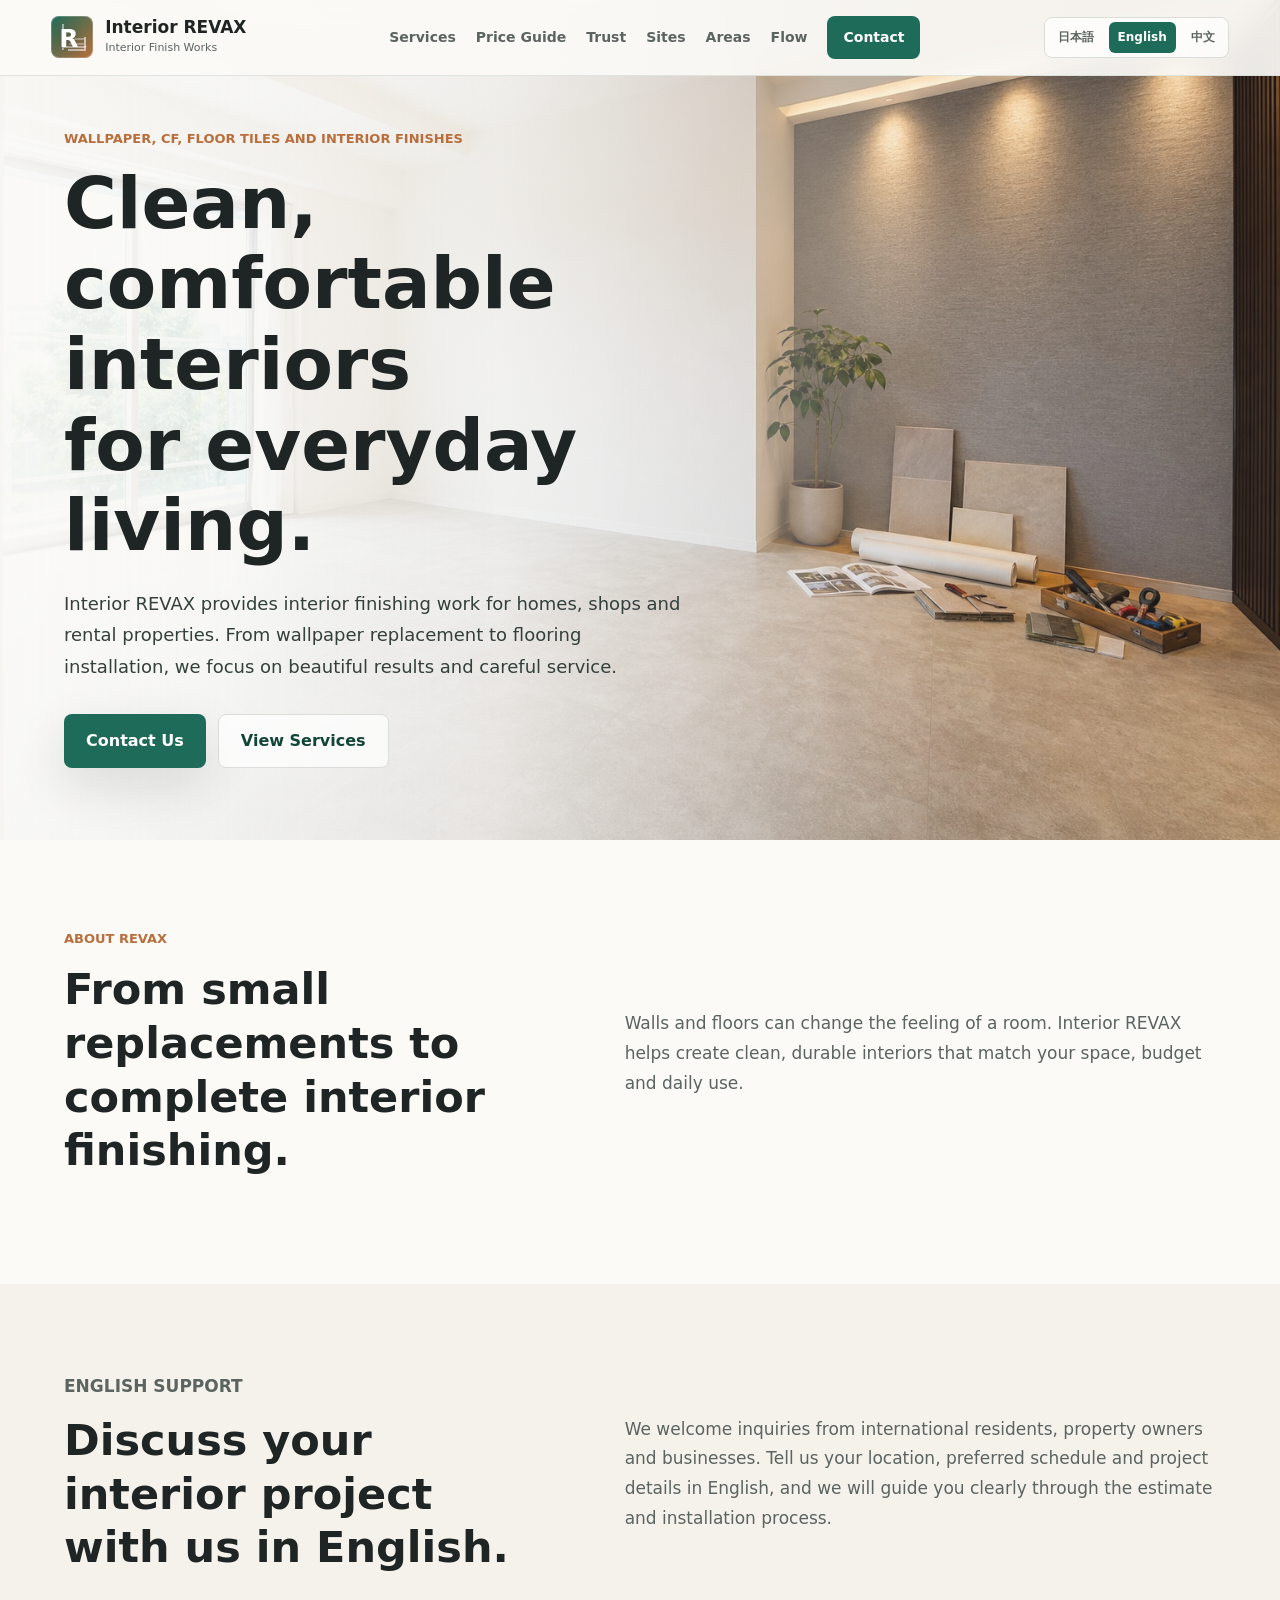
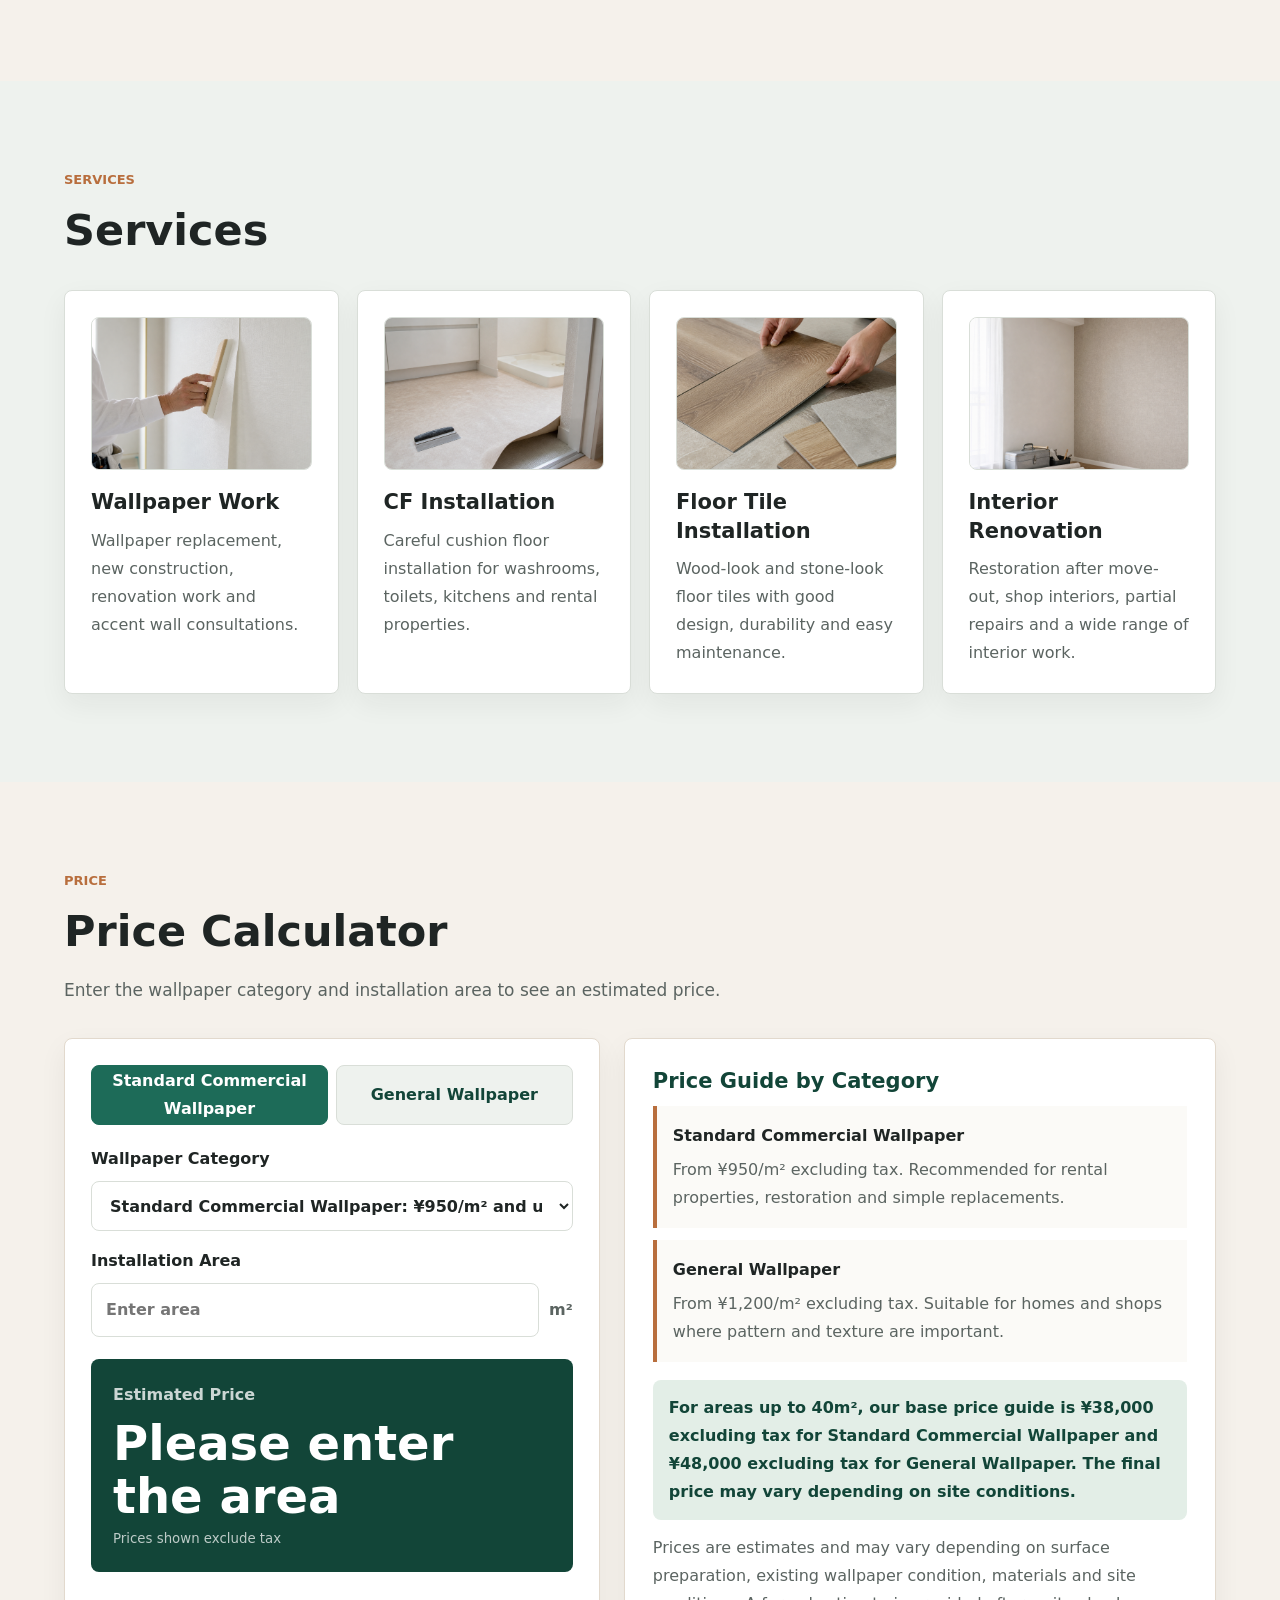
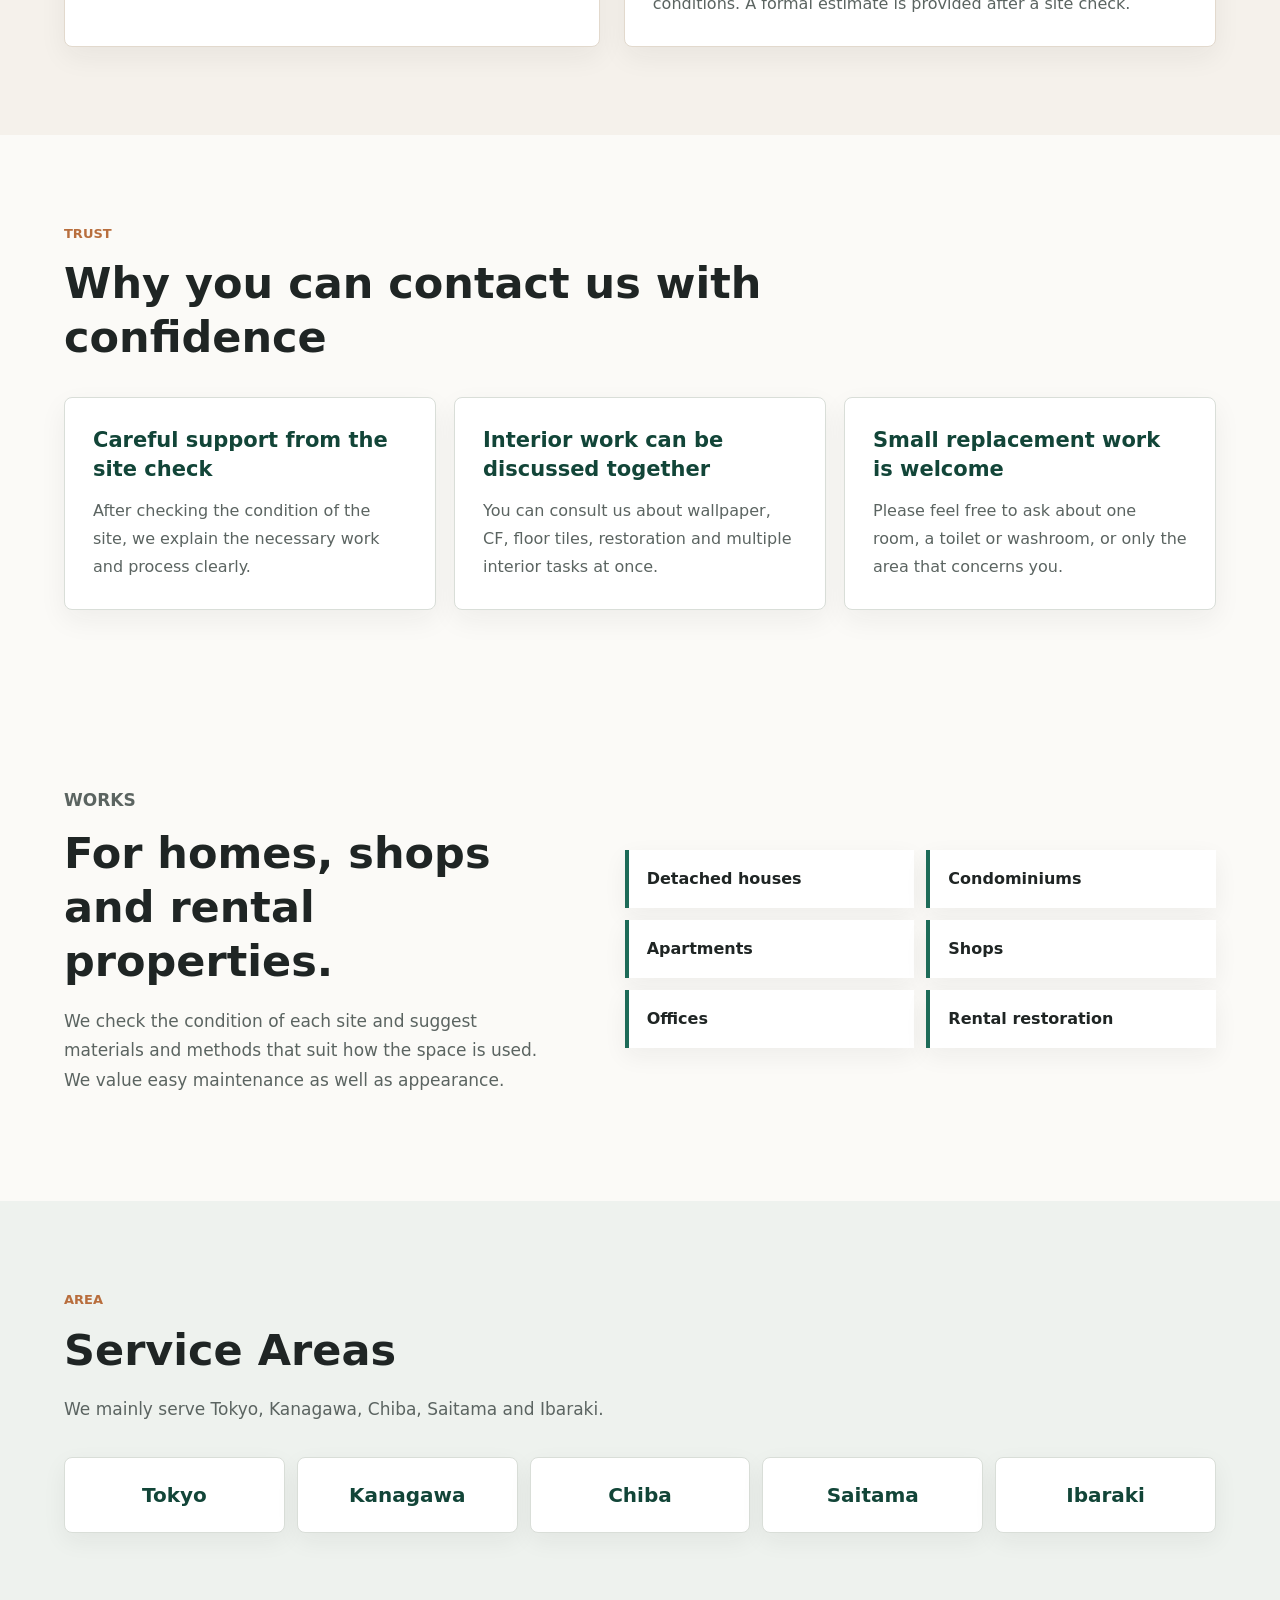
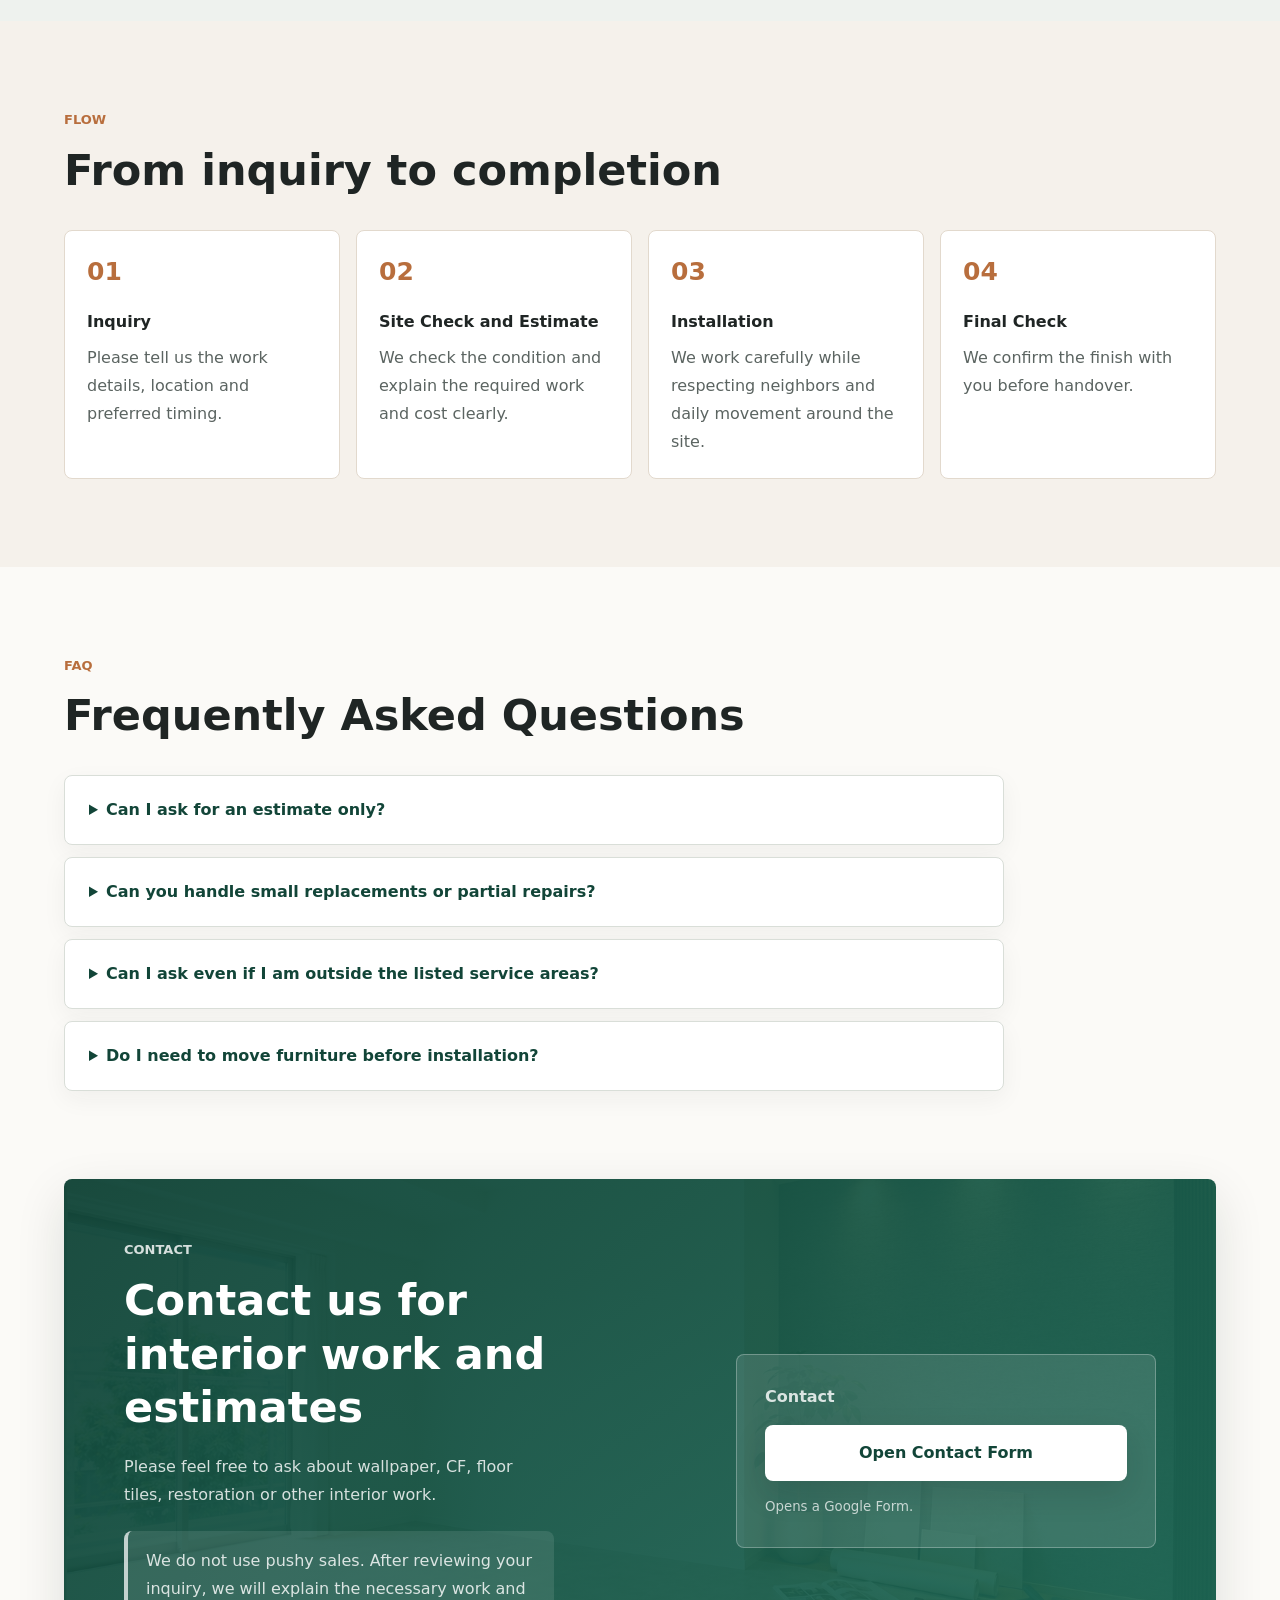
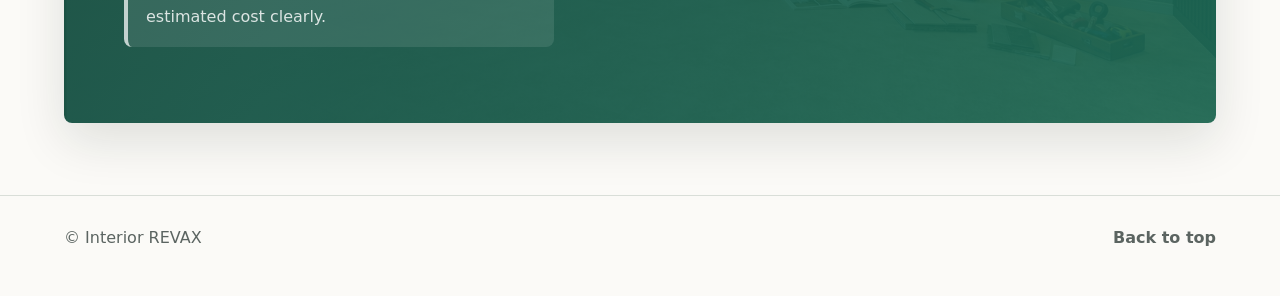
<file: index.html>
<!doctype html>
<html lang="en">
  <head>
    <meta charset="utf-8" />
    <meta name="viewport" content="width=device-width, initial-scale=1" />
    <meta name="google-site-verification" content="7heVF5fGYjanH_UNLH_YW7J4oHfIB_axHN0STTuZCMc" />
    <title>English-Speaking Wallpaper & Flooring Contractor in Tokyo | Interior REVAX</title>
    <meta
      name="description"
      content="Looking for an English-speaking interior contractor in Tokyo? Interior REVAX provides wallpaper, cushion flooring, floor tile, renovation and rental restoration services across Tokyo, Kanagawa, Chiba, Saitama and Ibaraki."
    />
    <meta name="robots" content="index, follow, max-image-preview:large" />
    <link rel="canonical" href="https://interior-revax.com/" />
    <link rel="alternate" hreflang="en" href="https://interior-revax.com/" />
    <link rel="alternate" hreflang="ja" href="https://interior-revax.com/ja.html" />
    <link rel="alternate" hreflang="zh-Hans" href="https://interior-revax.com/zh.html" />
    <link rel="alternate" hreflang="x-default" href="https://interior-revax.com/" />
    <meta property="og:type" content="website" />
    <meta property="og:site_name" content="Interior REVAX" />
    <meta property="og:title" content="English-Speaking Interior Contractor in Tokyo | Interior REVAX" />
    <meta property="og:description" content="English support for wallpaper, flooring, renovation and rental restoration across Tokyo and surrounding prefectures." />
    <meta property="og:url" content="https://interior-revax.com/" />
    <meta property="og:image" content="https://interior-revax.com/assets/revax-hero.png" />
    <meta property="og:locale" content="en_US" />
    <meta name="twitter:card" content="summary_large_image" />
    <link rel="stylesheet" href="styles.css?v=20260610-2" />
    <script type="application/ld+json">
      {
        "@context": "https://schema.org",
        "@type": ["Organization", "HomeAndConstructionBusiness"],
        "name": "Interior REVAX",
        "url": "https://interior-revax.com/",
        "email": "revax.int.works@gmail.com",
        "contactPoint": {
          "@type": "ContactPoint",
          "contactType": "customer service",
          "email": "revax.int.works@gmail.com",
          "availableLanguage": ["English", "Japanese", "Chinese"]
        },
        "image": "https://interior-revax.com/assets/revax-hero.png",
        "description": "Wallpaper, cushion flooring, floor tile, renovation and restoration services.",
        "areaServed": ["Tokyo", "Kanagawa", "Chiba", "Saitama", "Ibaraki"],
        "knowsLanguage": ["en", "ja", "zh"],
        "serviceType": ["Wallpaper installation", "Cushion flooring installation", "Floor tile installation", "Interior renovation", "Rental property restoration"]
      }
    </script>
  </head>
  <body>
    <header class="site-header">
      <a class="brand" href="#top" aria-label="Interior REVAX home">
        <span class="brand-mark" aria-hidden="true">
          <span class="brand-room"></span>
          <span class="brand-letter">R</span>
        </span>
        <span>
          <strong>Interior REVAX</strong>
          <small>Interior Finish Works</small>
        </span>
      </a>
      <nav class="nav" aria-label="Main menu">
        <a href="#services">Services</a>
        <a href="#price">Price Guide</a>
        <a href="#trust">Trust</a>
        <a href="#works">Sites</a>
        <a href="#area">Areas</a>
        <a href="#flow">Flow</a>
        <a class="nav-cta" href="#contact">Contact</a>
      </nav>
      <div class="lang-switch" aria-label="Language switcher">
        <a href="ja.html" lang="ja">日本語</a>
        <a class="active" href="index.html" lang="en" aria-current="page">English</a>
        <a href="zh.html" lang="zh-Hans">中文</a>
      </div>
    </header>

    <main id="top">
      <section class="hero">
        <img class="hero-image" src="assets/revax-hero.png" alt="Bright, clean room after interior renovation" width="1536" height="1024" fetchpriority="high" />
        <div class="hero-shade" aria-hidden="true"></div>
        <div class="hero-content">
          <p class="eyebrow">Wallpaper, CF, Floor Tiles and Interior Finishes</p>
          <h1>
            <span>Clean, comfortable interiors</span>
            <span>for everyday living.</span>
          </h1>
          <p class="lead">
            Interior REVAX provides interior finishing work for homes, shops and rental properties.
            From wallpaper replacement to flooring installation, we focus on beautiful results and careful service.
          </p>
          <div class="hero-actions">
            <a class="button primary" href="#contact">Contact Us</a>
            <a class="button secondary" href="#services">View Services</a>
          </div>
        </div>
      </section>

      <section class="intro section">
        <div>
          <p class="section-label">About REVAX</p>
          <h2>From small replacements to complete interior finishing.</h2>
        </div>
        <p>
          Walls and floors can change the feeling of a room. Interior REVAX helps create clean, durable interiors
          that match your space, budget and daily use.
        </p>
      </section>

      <section class="section language-support">
        <div>
          <p class="section-label">English Support</p>
          <h2>Discuss your interior project with us in English.</h2>
        </div>
        <p>
          We welcome inquiries from international residents, property owners and businesses.
          Tell us your location, preferred schedule and project details in English, and we will guide you clearly through the estimate and installation process.
        </p>
      </section>

      <section id="services" class="section services">
        <div class="section-head">
          <p class="section-label">Services</p>
          <h2>Services</h2>
        </div>
        <div class="service-grid">
          <article class="service-card">
            <img class="service-photo" src="assets/service-wallpaper.png" alt="Wallpaper installation image" width="1254" height="1254" loading="lazy" decoding="async" />
            <h3>Wallpaper Work</h3>
            <p>Wallpaper replacement, new construction, renovation work and accent wall consultations.</p>
          </article>
          <article class="service-card">
            <img class="service-photo" src="assets/service-cf.png" alt="Cushion flooring installation image" width="1254" height="1254" loading="lazy" decoding="async" />
            <h3>CF Installation</h3>
            <p>Careful cushion floor installation for washrooms, toilets, kitchens and rental properties.</p>
          </article>
          <article class="service-card">
            <img class="service-photo" src="assets/service-floor-tile.png" alt="Floor tile installation image" width="1254" height="1254" loading="lazy" decoding="async" />
            <h3>Floor Tile Installation</h3>
            <p>Wood-look and stone-look floor tiles with good design, durability and easy maintenance.</p>
          </article>
          <article class="service-card">
            <img class="service-photo" src="assets/service-renovation.png" alt="Interior renovation image" width="1254" height="1254" loading="lazy" decoding="async" />
            <h3>Interior Renovation</h3>
            <p>Restoration after move-out, shop interiors, partial repairs and a wide range of interior work.</p>
          </article>
        </div>
      </section>

      <section id="price" class="section price">
        <div class="section-head">
          <p class="section-label">Price</p>
          <h2>Price Calculator</h2>
          <p>Enter the wallpaper category and installation area to see an estimated price.</p>
        </div>
        <div class="price-layout">
          <div class="price-panel">
            <div class="price-tabs" role="tablist" aria-label="Wallpaper price category">
              <button class="price-tab active" type="button" data-price-type="mass" aria-pressed="true">Standard Commercial Wallpaper</button>
              <button class="price-tab" type="button" data-price-type="general" aria-pressed="false">General Wallpaper</button>
            </div>
            <div class="price-inputs">
              <label>
                Wallpaper Category
                <select id="wallpaper-type">
                  <option value="mass">Standard Commercial Wallpaper: ¥950/m² and up, excluding tax</option>
                  <option value="general">General Wallpaper: ¥1,200/m² and up, excluding tax</option>
                </select>
              </label>
              <label>
                Installation Area
                <span class="area-input">
                  <input id="wallpaper-area" type="number" min="1" max="500" step="1" inputmode="numeric" placeholder="Enter area" />
                  <span>m²</span>
                </span>
              </label>
            </div>
            <div class="price-result" aria-live="polite">
              <span>Estimated Price</span>
              <strong id="price-total">Please enter the area</strong>
              <small id="price-formula">Prices shown exclude tax</small>
            </div>
          </div>
          <div class="price-guide">
            <h3>Price Guide by Category</h3>
            <dl>
              <div>
                <dt>Standard Commercial Wallpaper</dt>
                <dd>From ¥950/m² excluding tax. Recommended for rental properties, restoration and simple replacements.</dd>
              </div>
              <div>
                <dt>General Wallpaper</dt>
                <dd>From ¥1,200/m² excluding tax. Suitable for homes and shops where pattern and texture are important.</dd>
              </div>
            </dl>
            <p class="price-minimum">
              <strong>For areas up to 40m², our base price guide is ¥38,000 excluding tax for Standard Commercial Wallpaper and ¥48,000 excluding tax for General Wallpaper. The final price may vary depending on site conditions.</strong>
            </p>
            <p>
              Prices are estimates and may vary depending on surface preparation, existing wallpaper condition, materials and site conditions.
              A formal estimate is provided after a site check.
            </p>
          </div>
        </div>
      </section>

      <section id="trust" class="section trust">
        <div class="section-head">
          <p class="section-label">Trust</p>
          <h2>Why you can contact us with confidence</h2>
        </div>
        <div class="trust-grid">
          <article>
            <strong>Careful support from the site check</strong>
            <p>After checking the condition of the site, we explain the necessary work and process clearly.</p>
          </article>
          <article>
            <strong>Interior work can be discussed together</strong>
            <p>You can consult us about wallpaper, CF, floor tiles, restoration and multiple interior tasks at once.</p>
          </article>
          <article>
            <strong>Small replacement work is welcome</strong>
            <p>Please feel free to ask about one room, a toilet or washroom, or only the area that concerns you.</p>
          </article>
        </div>
      </section>

      <section id="works" class="section split">
        <div>
          <p class="section-label">Works</p>
          <h2>For homes, shops and rental properties.</h2>
          <p>
            We check the condition of each site and suggest materials and methods that suit how the space is used.
            We value easy maintenance as well as appearance.
          </p>
        </div>
        <div class="work-list" aria-label="Supported sites">
          <span>Detached houses</span>
          <span>Condominiums</span>
          <span>Apartments</span>
          <span>Shops</span>
          <span>Offices</span>
          <span>Rental restoration</span>
        </div>
      </section>

      <section id="area" class="section area">
        <div class="section-head">
          <p class="section-label">Area</p>
          <h2>Service Areas</h2>
          <p>We mainly serve Tokyo, Kanagawa, Chiba, Saitama and Ibaraki.</p>
        </div>
        <div class="area-list" aria-label="Service areas">
          <span>Tokyo</span>
          <span>Kanagawa</span>
          <span>Chiba</span>
          <span>Saitama</span>
          <span>Ibaraki</span>
        </div>
      </section>

      <section id="flow" class="section flow">
        <div class="section-head">
          <p class="section-label">Flow</p>
          <h2>From inquiry to completion</h2>
        </div>
        <ol class="flow-list">
          <li>
            <strong>Inquiry</strong>
            <span>Please tell us the work details, location and preferred timing.</span>
          </li>
          <li>
            <strong>Site Check and Estimate</strong>
            <span>We check the condition and explain the required work and cost clearly.</span>
          </li>
          <li>
            <strong>Installation</strong>
            <span>We work carefully while respecting neighbors and daily movement around the site.</span>
          </li>
          <li>
            <strong>Final Check</strong>
            <span>We confirm the finish with you before handover.</span>
          </li>
        </ol>
      </section>

      <section id="faq" class="section faq">
        <div class="section-head">
          <p class="section-label">FAQ</p>
          <h2>Frequently Asked Questions</h2>
        </div>
        <div class="faq-list">
          <details>
            <summary>Can I ask for an estimate only?</summary>
            <p>Yes. After checking the work details and site condition, we can provide a cost guide.</p>
          </details>
          <details>
            <summary>Can you handle small replacements or partial repairs?</summary>
            <p>Yes. We accept requests for one room, toilets, washrooms and specific areas of concern.</p>
          </details>
          <details>
            <summary>Can I ask even if I am outside the listed service areas?</summary>
            <p>Depending on the location and work details, we may be able to help. Please contact us first.</p>
          </details>
          <details>
            <summary>Do I need to move furniture before installation?</summary>
            <p>It depends on the site. We will explain any necessary preparation during the site check.</p>
          </details>
        </div>
      </section>

      <section id="contact" class="contact">
        <div>
          <p class="section-label">Contact</p>
          <h2>Contact us for interior work and estimates</h2>
          <p>Please feel free to ask about wallpaper, CF, floor tiles, restoration or other interior work.</p>
          <p class="contact-reassurance">
            We do not use pushy sales. After reviewing your inquiry, we will explain the necessary work and estimated cost clearly.
          </p>
        </div>
        <div class="contact-box">
          <p class="contact-note">Contact</p>
          <a class="contact-form-button" href="https://docs.google.com/forms/d/e/1FAIpQLSf8QBoB3PaW2B-mKESFTkr08KPO5xT0MZK11BHxaikmGxSe8g/viewform" target="_blank" rel="noopener">
            Open Contact Form
          </a>
          <small>Opens a Google Form.</small>
        </div>
      </section>
    </main>

    <footer class="footer">
      <p>&copy; Interior REVAX</p>
      <a href="#top">Back to top</a>
    </footer>
    <script>
      const wallpaperRates = {
        mass: { label: "Standard Commercial Wallpaper", rate: 950, minimum: 38000 },
        general: { label: "General Wallpaper", rate: 1200, minimum: 48000 },
      };
      const typeSelect = document.querySelector("#wallpaper-type");
      const areaInput = document.querySelector("#wallpaper-area");
      const totalOutput = document.querySelector("#price-total");
      const formulaOutput = document.querySelector("#price-formula");
      const priceTabs = document.querySelectorAll(".price-tab");
      const formatYen = (value) => "¥" + new Intl.NumberFormat("en-US").format(value);
      function updatePrice(type = typeSelect.value) {
        const area = Math.max(Number(areaInput.value) || 0, 0);
        const item = wallpaperRates[type];
        typeSelect.value = type;
        if (!area) {
          totalOutput.textContent = "Please enter the area";
          formulaOutput.textContent = "Prices shown exclude tax";
        } else if (area <= 40) {
          totalOutput.textContent = formatYen(item.minimum) + " excluding tax";
          formulaOutput.textContent = item.label + " flat rate for up to 40m²";
        } else {
          totalOutput.textContent = formatYen(area * item.rate) + " and up, excluding tax";
          formulaOutput.textContent = area + "m² × " + formatYen(item.rate);
        }
        priceTabs.forEach((tab) => {
          const isActive = tab.dataset.priceType === type;
          tab.classList.toggle("active", isActive);
          tab.setAttribute("aria-pressed", String(isActive));
        });
      }
      priceTabs.forEach((tab) => tab.addEventListener("click", () => updatePrice(tab.dataset.priceType)));
      typeSelect.addEventListener("change", () => updatePrice(typeSelect.value));
      areaInput.addEventListener("input", () => updatePrice());
    </script>
  </body>
</html>
</file>
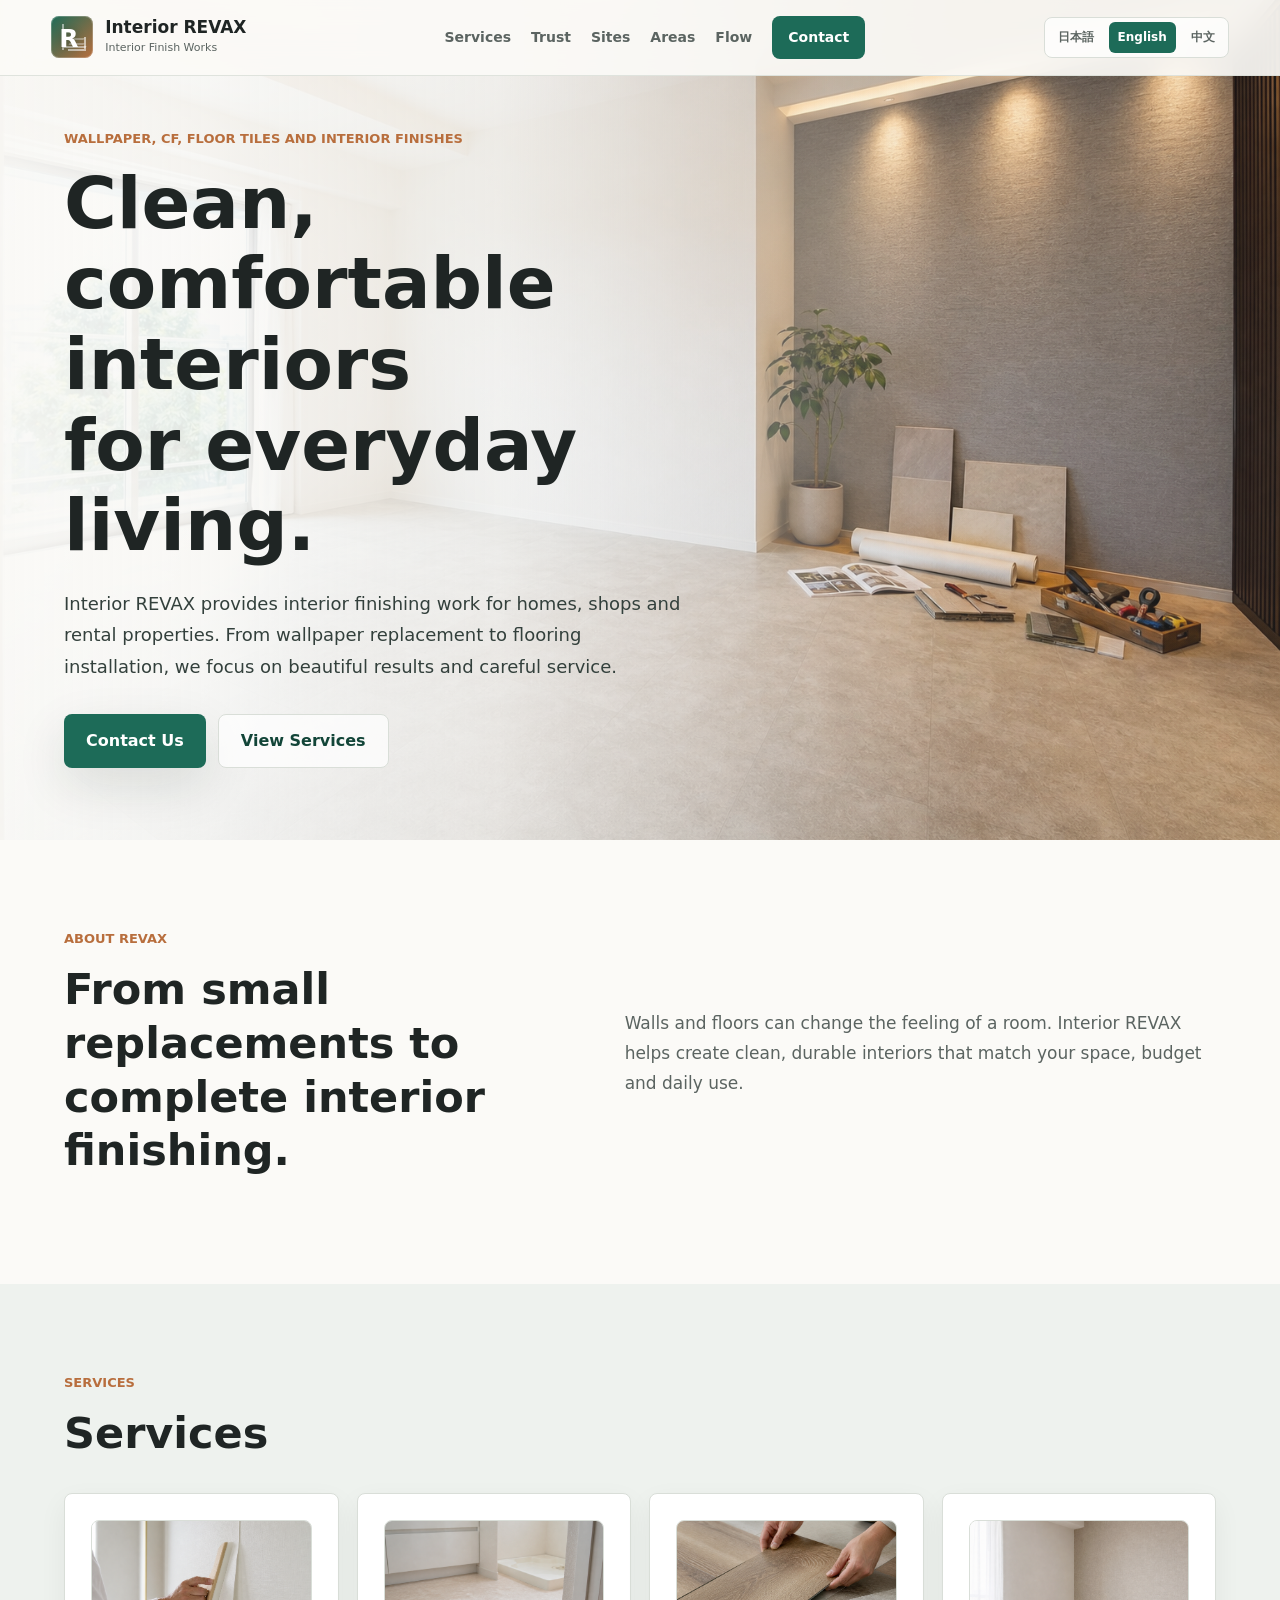
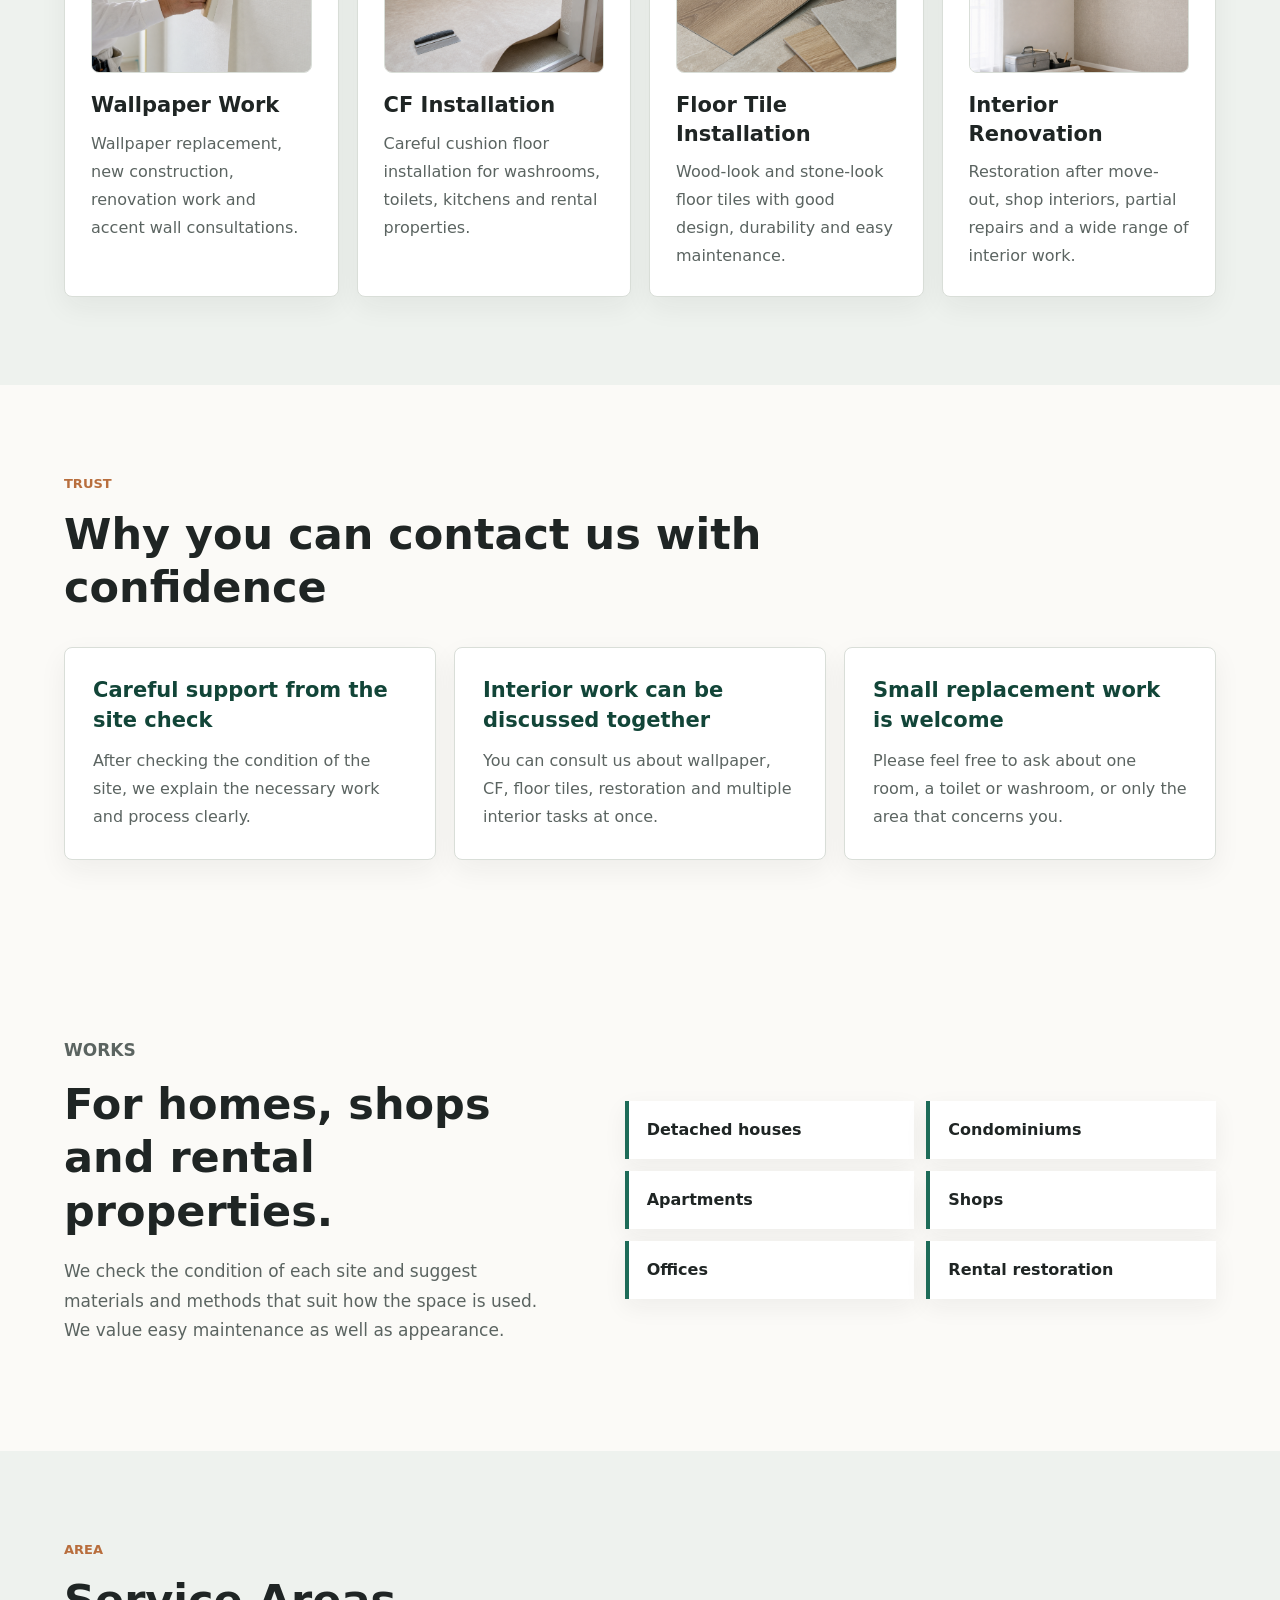
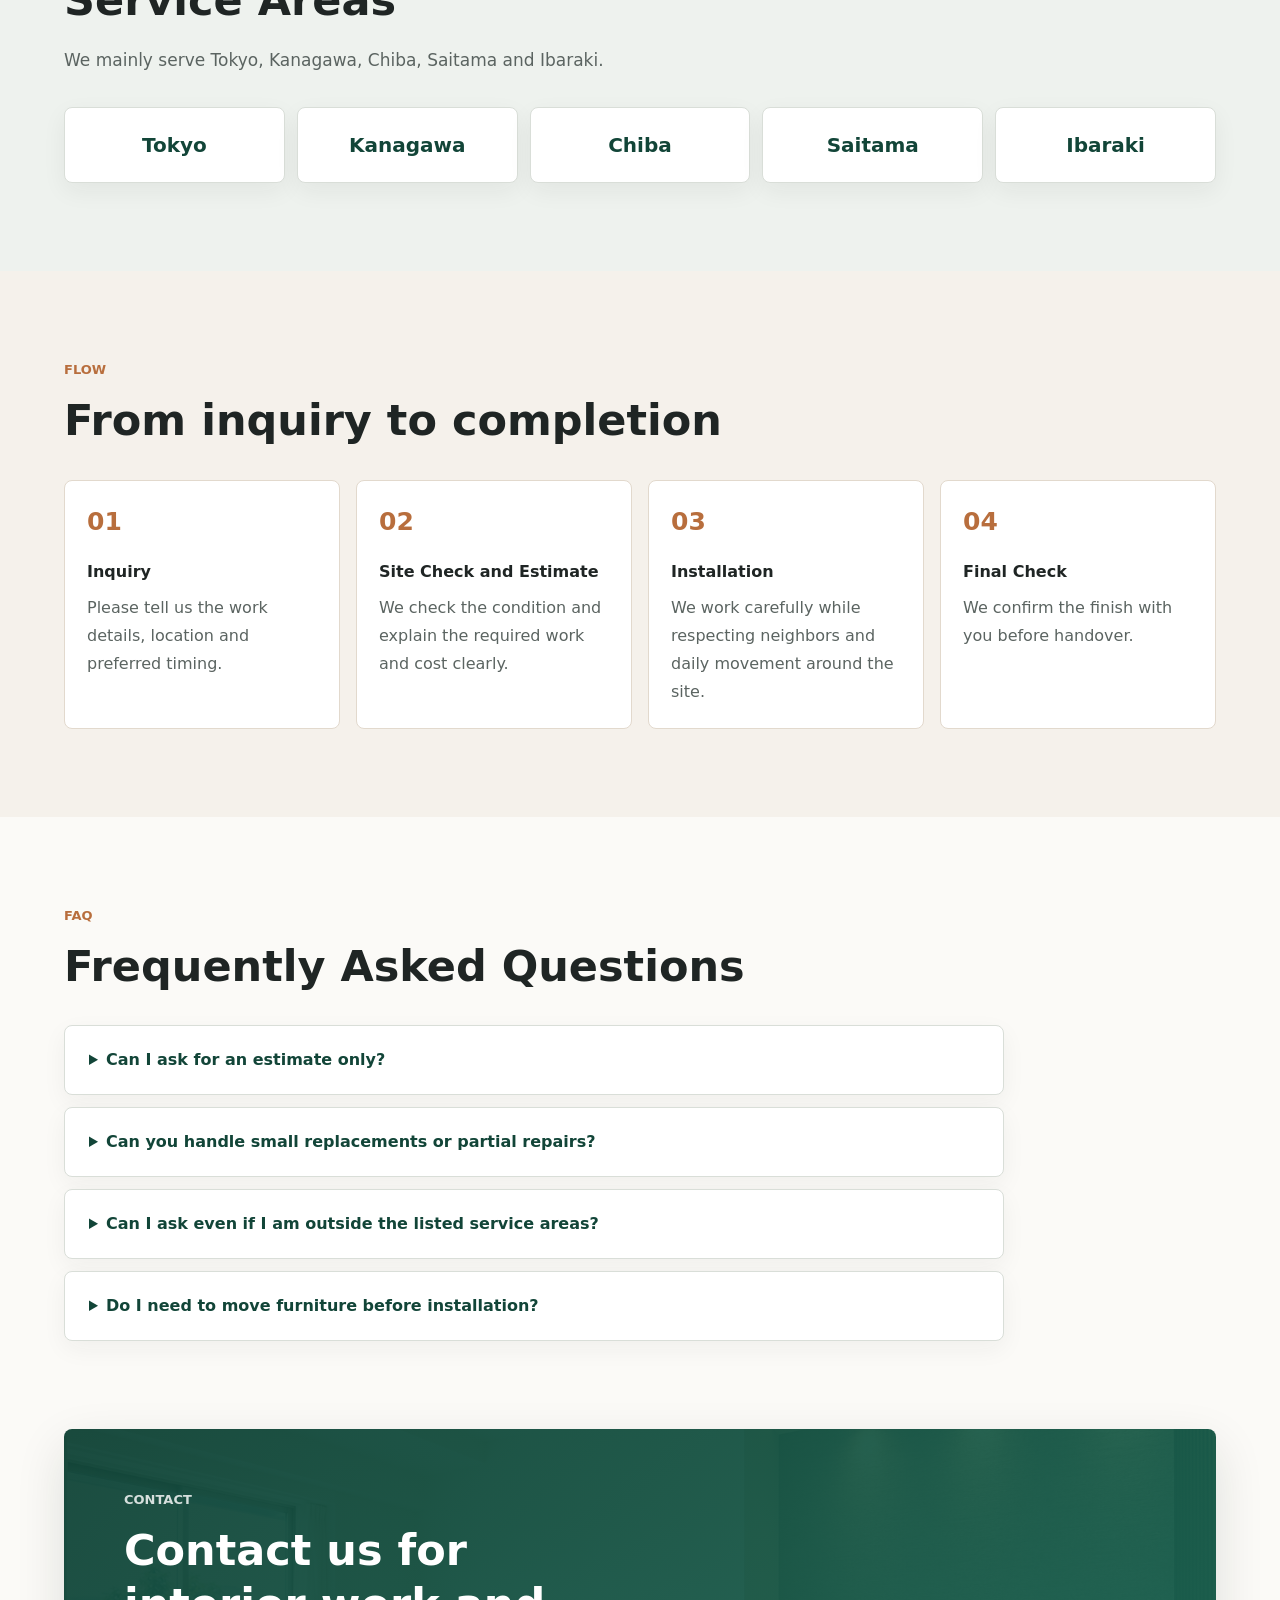
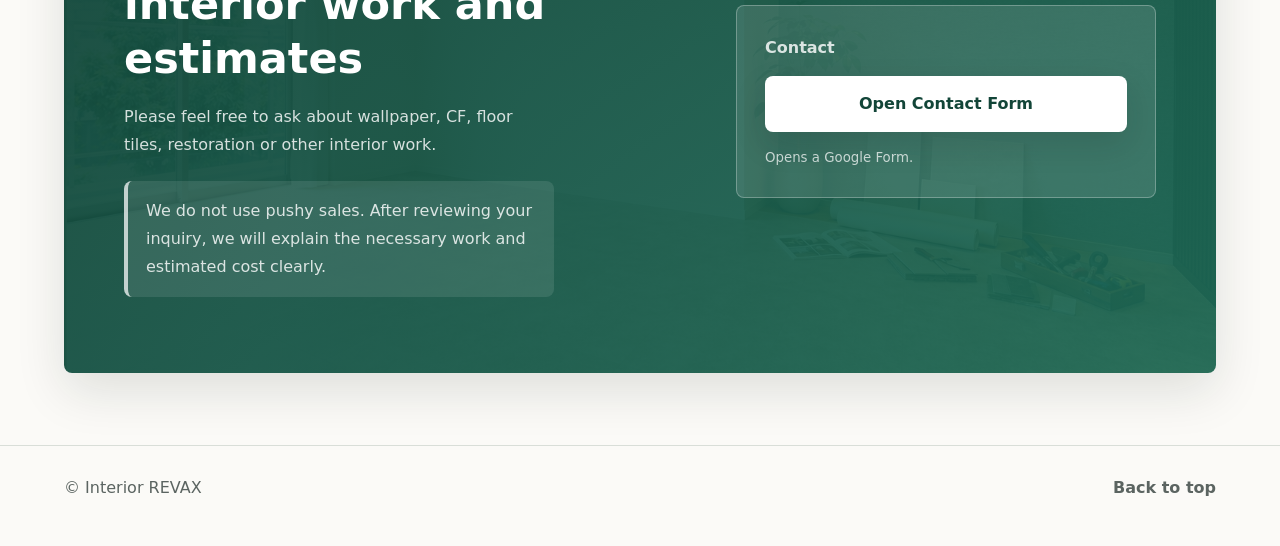
<file: en.html>
<!doctype html>
<html lang="en">
  <head>
    <meta charset="utf-8" />
    <meta name="viewport" content="width=device-width, initial-scale=1" />
    <title>Interior REVAX | Wallpaper, CF and Floor Tile Installation</title>
    <meta
      name="description"
      content="Interior REVAX provides interior finishing work including wallpaper, cushion flooring, floor tiles, renovations and restoration for homes, shops and rental properties."
    />
    <link rel="stylesheet" href="styles.css" />
  </head>
  <body>
    <header class="site-header">
      <a class="brand" href="#top" aria-label="Interior REVAX home">
        <span class="brand-mark" aria-hidden="true">
          <span class="brand-room"></span>
          <span class="brand-letter">R</span>
        </span>
        <span>
          <strong>Interior REVAX</strong>
          <small>Interior Finish Works</small>
        </span>
      </a>
      <nav class="nav" aria-label="Main menu">
        <a href="#services">Services</a>
        <a href="#trust">Trust</a>
        <a href="#works">Sites</a>
        <a href="#area">Areas</a>
        <a href="#flow">Flow</a>
        <a class="nav-cta" href="#contact">Contact</a>
      </nav>
      <div class="lang-switch" aria-label="Language switcher">
        <a href="ja.html" lang="ja">日本語</a>
        <a class="active" href="index.html" lang="en" aria-current="page">English</a>
        <a href="zh.html" lang="zh">中文</a>
      </div>
    </header>

    <main id="top">
      <section class="hero">
        <img class="hero-image" src="assets/revax-hero.png" alt="Bright, clean room after interior renovation" />
        <div class="hero-shade" aria-hidden="true"></div>
        <div class="hero-content">
          <p class="eyebrow">Wallpaper, CF, Floor Tiles and Interior Finishes</p>
          <h1>
            <span>Clean, comfortable interiors</span>
            <span>for everyday living.</span>
          </h1>
          <p class="lead">
            Interior REVAX provides interior finishing work for homes, shops and rental properties.
            From wallpaper replacement to flooring installation, we focus on beautiful results and careful service.
          </p>
          <div class="hero-actions">
            <a class="button primary" href="#contact">Contact Us</a>
            <a class="button secondary" href="#services">View Services</a>
          </div>
        </div>
      </section>

      <section class="intro section">
        <div>
          <p class="section-label">About REVAX</p>
          <h2>From small replacements to complete interior finishing.</h2>
        </div>
        <p>
          Walls and floors can change the feeling of a room. Interior REVAX helps create clean, durable interiors
          that match your space, budget and daily use.
        </p>
      </section>

      <section id="services" class="section services">
        <div class="section-head">
          <p class="section-label">Services</p>
          <h2>Services</h2>
        </div>
        <div class="service-grid">
          <article class="service-card">
            <img class="service-photo" src="assets/service-wallpaper.png" alt="Wallpaper installation image" />
            <h3>Wallpaper Work</h3>
            <p>Wallpaper replacement, new construction, renovation work and accent wall consultations.</p>
          </article>
          <article class="service-card">
            <img class="service-photo" src="assets/service-cf.png" alt="Cushion flooring installation image" />
            <h3>CF Installation</h3>
            <p>Careful cushion floor installation for washrooms, toilets, kitchens and rental properties.</p>
          </article>
          <article class="service-card">
            <img class="service-photo" src="assets/service-floor-tile.png" alt="Floor tile installation image" />
            <h3>Floor Tile Installation</h3>
            <p>Wood-look and stone-look floor tiles with good design, durability and easy maintenance.</p>
          </article>
          <article class="service-card">
            <img class="service-photo" src="assets/service-renovation.png" alt="Interior renovation image" />
            <h3>Interior Renovation</h3>
            <p>Restoration after move-out, shop interiors, partial repairs and a wide range of interior work.</p>
          </article>
        </div>
      </section>

      <section id="trust" class="section trust">
        <div class="section-head">
          <p class="section-label">Trust</p>
          <h2>Why you can contact us with confidence</h2>
        </div>
        <div class="trust-grid">
          <article>
            <strong>Careful support from the site check</strong>
            <p>After checking the condition of the site, we explain the necessary work and process clearly.</p>
          </article>
          <article>
            <strong>Interior work can be discussed together</strong>
            <p>You can consult us about wallpaper, CF, floor tiles, restoration and multiple interior tasks at once.</p>
          </article>
          <article>
            <strong>Small replacement work is welcome</strong>
            <p>Please feel free to ask about one room, a toilet or washroom, or only the area that concerns you.</p>
          </article>
        </div>
      </section>

      <section id="works" class="section split">
        <div>
          <p class="section-label">Works</p>
          <h2>For homes, shops and rental properties.</h2>
          <p>
            We check the condition of each site and suggest materials and methods that suit how the space is used.
            We value easy maintenance as well as appearance.
          </p>
        </div>
        <div class="work-list" aria-label="Supported sites">
          <span>Detached houses</span>
          <span>Condominiums</span>
          <span>Apartments</span>
          <span>Shops</span>
          <span>Offices</span>
          <span>Rental restoration</span>
        </div>
      </section>

      <section id="area" class="section area">
        <div class="section-head">
          <p class="section-label">Area</p>
          <h2>Service Areas</h2>
          <p>We mainly serve Tokyo, Kanagawa, Chiba, Saitama and Ibaraki.</p>
        </div>
        <div class="area-list" aria-label="Service areas">
          <span>Tokyo</span>
          <span>Kanagawa</span>
          <span>Chiba</span>
          <span>Saitama</span>
          <span>Ibaraki</span>
        </div>
      </section>

      <section id="flow" class="section flow">
        <div class="section-head">
          <p class="section-label">Flow</p>
          <h2>From inquiry to completion</h2>
        </div>
        <ol class="flow-list">
          <li>
            <strong>Inquiry</strong>
            <span>Please tell us the work details, location and preferred timing.</span>
          </li>
          <li>
            <strong>Site Check and Estimate</strong>
            <span>We check the condition and explain the required work and cost clearly.</span>
          </li>
          <li>
            <strong>Installation</strong>
            <span>We work carefully while respecting neighbors and daily movement around the site.</span>
          </li>
          <li>
            <strong>Final Check</strong>
            <span>We confirm the finish with you before handover.</span>
          </li>
        </ol>
      </section>

      <section id="faq" class="section faq">
        <div class="section-head">
          <p class="section-label">FAQ</p>
          <h2>Frequently Asked Questions</h2>
        </div>
        <div class="faq-list">
          <details>
            <summary>Can I ask for an estimate only?</summary>
            <p>Yes. After checking the work details and site condition, we can provide a cost guide.</p>
          </details>
          <details>
            <summary>Can you handle small replacements or partial repairs?</summary>
            <p>Yes. We accept requests for one room, toilets, washrooms and specific areas of concern.</p>
          </details>
          <details>
            <summary>Can I ask even if I am outside the listed service areas?</summary>
            <p>Depending on the location and work details, we may be able to help. Please contact us first.</p>
          </details>
          <details>
            <summary>Do I need to move furniture before installation?</summary>
            <p>It depends on the site. We will explain any necessary preparation during the site check.</p>
          </details>
        </div>
      </section>

      <section id="contact" class="contact">
        <div>
          <p class="section-label">Contact</p>
          <h2>Contact us for interior work and estimates</h2>
          <p>Please feel free to ask about wallpaper, CF, floor tiles, restoration or other interior work.</p>
          <p class="contact-reassurance">
            We do not use pushy sales. After reviewing your inquiry, we will explain the necessary work and estimated cost clearly.
          </p>
        </div>
        <div class="contact-box">
          <p class="contact-note">Contact</p>
          <a class="contact-form-button" href="https://docs.google.com/forms/d/e/1FAIpQLSfQx-ib5fO8I9krYBbQNBjTHL38Z9sC25h12mWPfmRZ4zj5ZQ/viewform" target="_blank" rel="noopener">
            Open Contact Form
          </a>
          <small>Opens a Google Form.</small>
        </div>
      </section>
    </main>

    <footer class="footer">
      <p>&copy; Interior REVAX</p>
      <a href="#top">Back to top</a>
    </footer>
  </body>
</html>
</file>
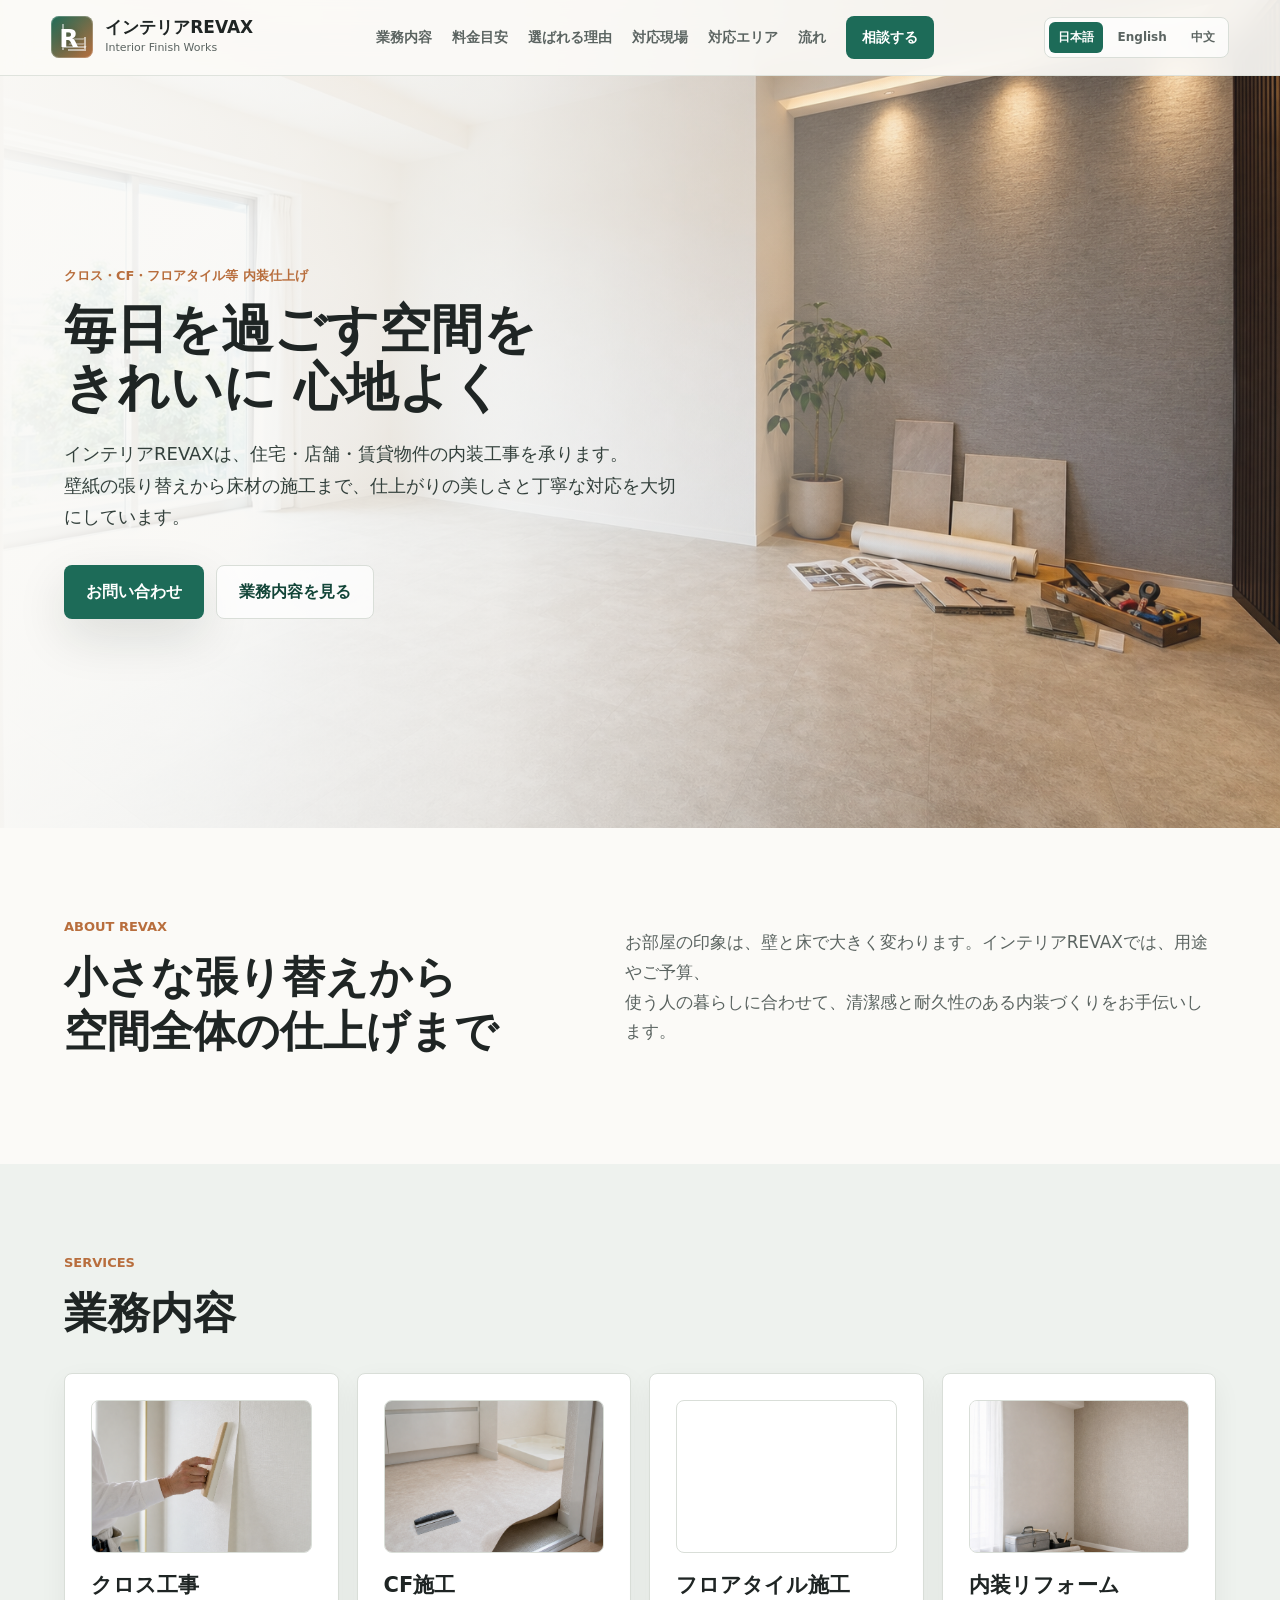
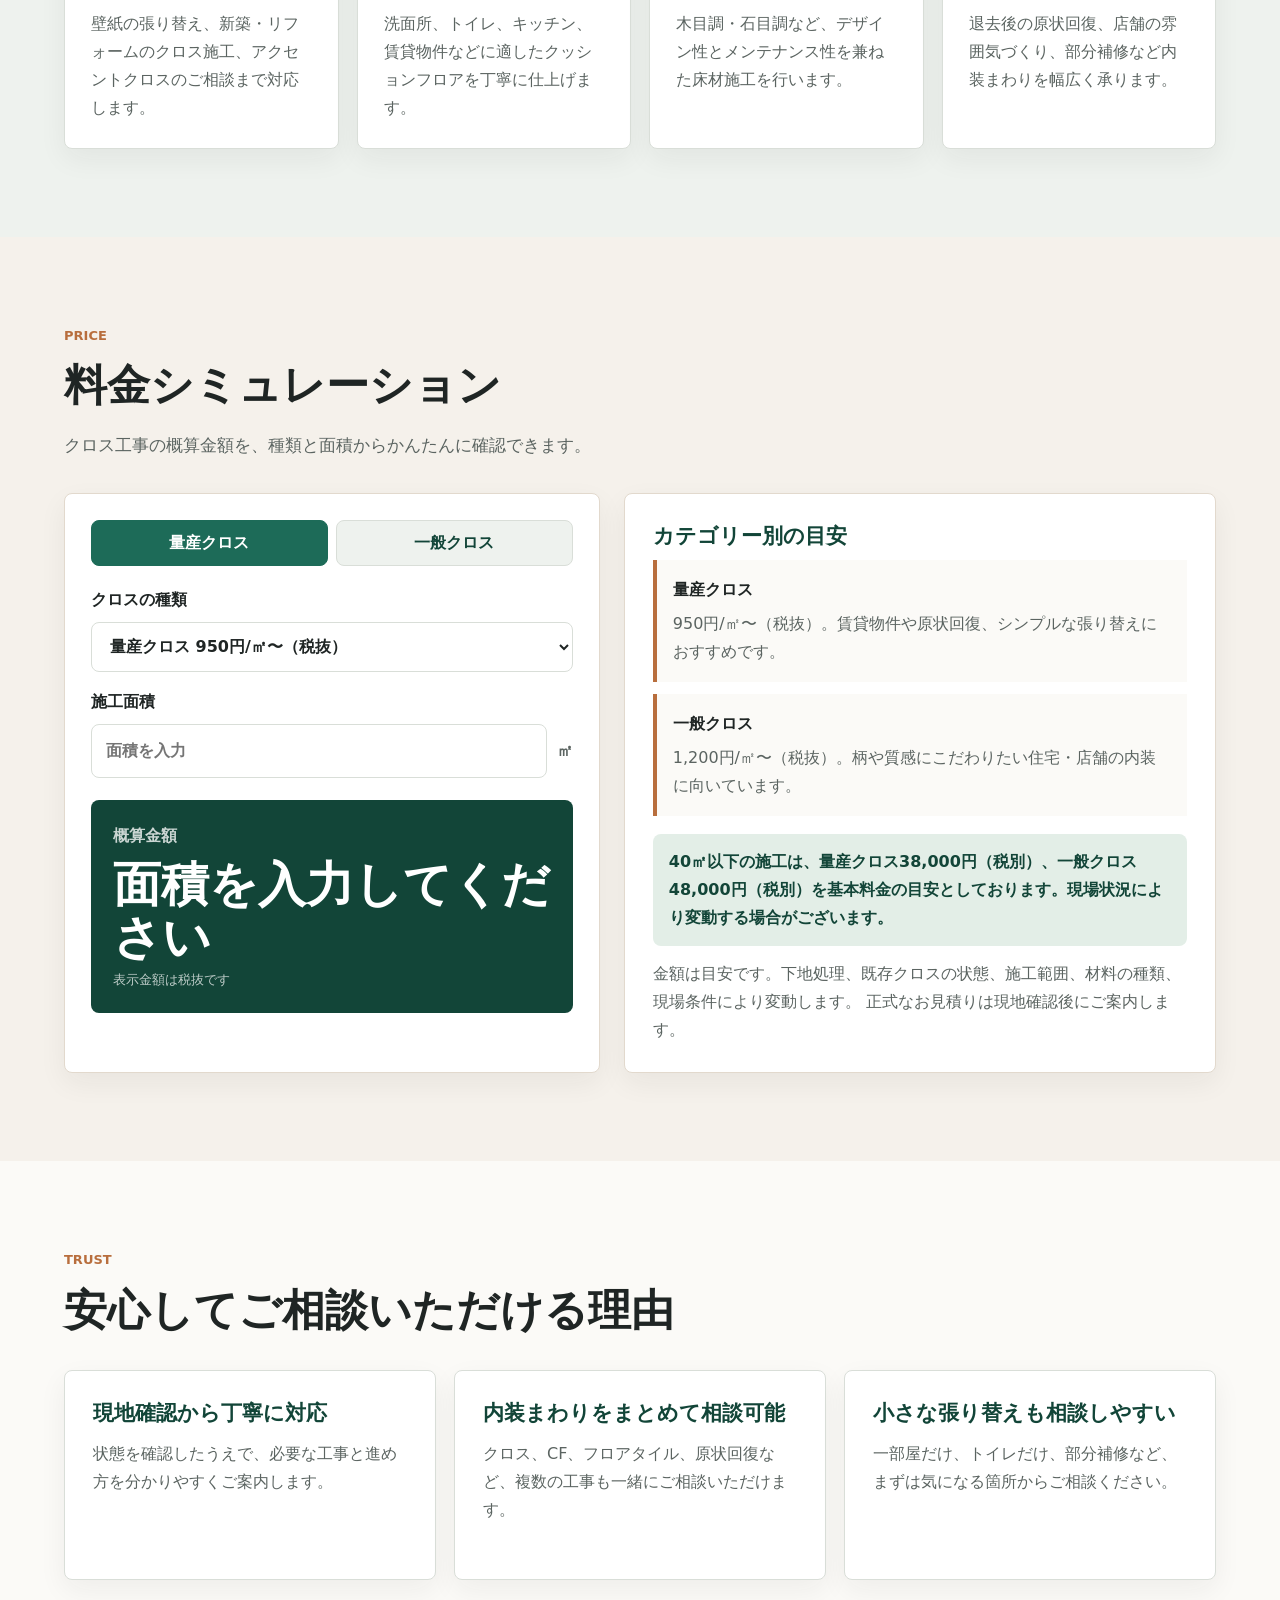
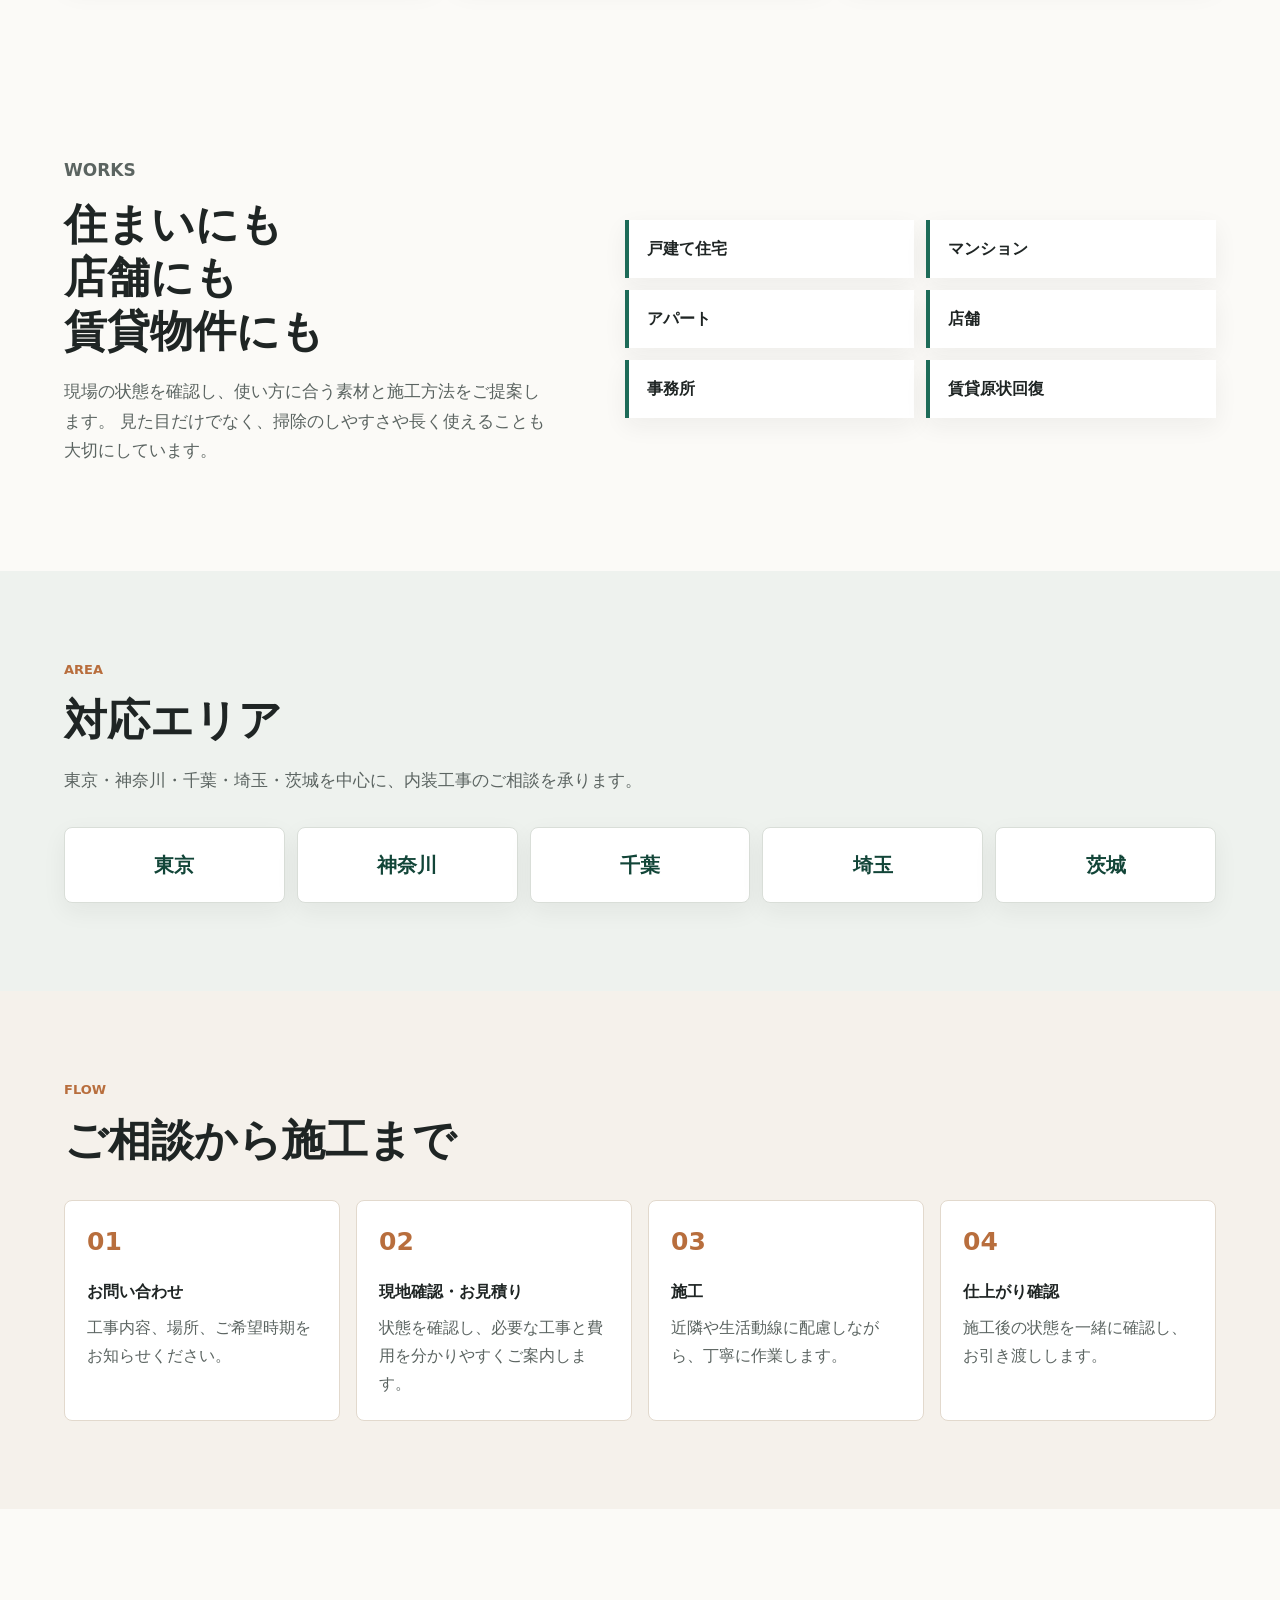
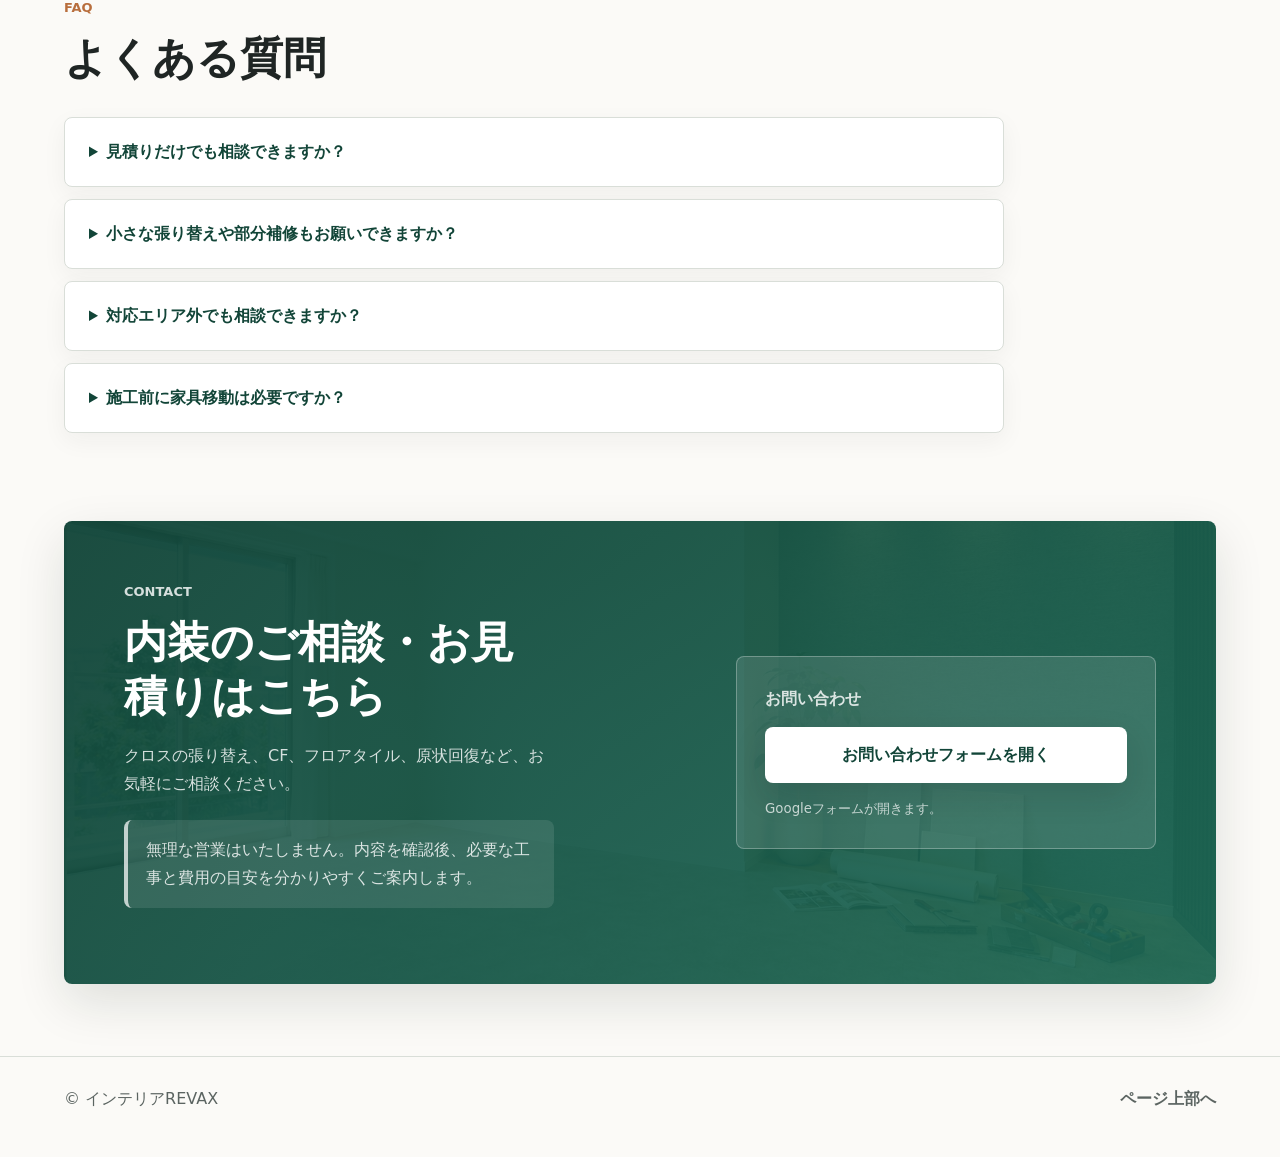
<file: ja.html>
<!doctype html>
<html lang="ja">
  <head>
    <meta charset="utf-8" />
    <meta name="viewport" content="width=device-width, initial-scale=1" />
    <title>東京・神奈川のクロス・CF・フロアタイル施工 | インテリアREVAX</title>
    <meta
      name="description"
      content="インテリアREVAXは東京・神奈川・千葉・埼玉・茨城で、クロス張り替え、CF、フロアタイル、内装リフォーム、原状回復を承ります。料金目安も確認できます。"
    />
    <meta name="robots" content="index, follow, max-image-preview:large" />
    <link rel="canonical" href="https://interior-revax.com/ja.html" />
    <link rel="alternate" hreflang="en" href="https://interior-revax.com/" />
    <link rel="alternate" hreflang="ja" href="https://interior-revax.com/ja.html" />
    <link rel="alternate" hreflang="zh-Hans" href="https://interior-revax.com/zh.html" />
    <link rel="alternate" hreflang="x-default" href="https://interior-revax.com/" />
    <meta property="og:type" content="website" />
    <meta property="og:site_name" content="インテリアREVAX" />
    <meta property="og:title" content="東京・神奈川のクロス・床施工 | インテリアREVAX" />
    <meta property="og:description" content="クロス、CF、フロアタイル、内装リフォーム、原状回復のご相談を承ります。" />
    <meta property="og:url" content="https://interior-revax.com/ja.html" />
    <meta property="og:image" content="https://interior-revax.com/assets/revax-hero.png" />
    <meta property="og:locale" content="ja_JP" />
    <meta name="twitter:card" content="summary_large_image" />
  <link rel="stylesheet" href="styles.css?v=20260610-4" />
    <script type="application/ld+json">
      {
        "@context": "https://schema.org",
        "@type": ["Organization", "HomeAndConstructionBusiness"],
        "name": "インテリアREVAX",
        "url": "https://interior-revax.com/ja.html",
        "email": "revax.int.works@gmail.com",
        "image": "https://interior-revax.com/assets/revax-hero.png",
        "description": "クロス、CF、フロアタイル、内装リフォーム、原状回復を行う内装仕上げ会社です。",
        "areaServed": ["東京都", "神奈川県", "千葉県", "埼玉県", "茨城県"],
        "knowsLanguage": ["ja", "en", "zh"],
        "serviceType": ["クロス張り替え", "CF施工", "フロアタイル施工", "内装リフォーム", "賃貸原状回復"]
      }
    </script>
  </head>
  <body class="ja-page">
    <header class="site-header">
      <a class="brand" href="#top" aria-label="インテリアREVAX トップへ">
        <span class="brand-mark" aria-hidden="true">
          <span class="brand-room"></span>
          <span class="brand-letter">R</span>
        </span>
        <span>
          <strong>インテリアREVAX</strong>
          <small>Interior Finish Works</small>
        </span>
      </a>
      <nav class="nav" aria-label="主要メニュー">
        <a href="#services">業務内容</a>
        <a href="#price">料金目安</a>
        <a href="#trust">選ばれる理由</a>
        <a href="#works">対応現場</a>
        <a href="#area">対応エリア</a>
        <a href="#flow">流れ</a>
        <a class="nav-cta" href="#contact">相談する</a>
      </nav>
      <div class="lang-switch" aria-label="言語切り替え">
        <a class="active" href="ja.html" lang="ja" aria-current="page">日本語</a>
        <a href="index.html" lang="en">English</a>
        <a href="zh.html" lang="zh-Hans">中文</a>
      </div>
    </header>

    <main id="top">
      <section class="hero">
        <img class="hero-image" src="assets/revax-hero.png" alt="明るく清潔な内装リフォーム後の室内" width="1536" height="1024" fetchpriority="high" />
        <div class="hero-shade" aria-hidden="true"></div>
        <div class="hero-content">
          <p class="eyebrow">クロス・CF・フロアタイル等 内装仕上げ</p>
          <h1 class="ja-hero-title">
            <span class="ja-hero-first-line">毎日を過ごす空間を</span>
            <span>きれいに 心地よく</span>
          </h1>
          <p class="lead">
            インテリアREVAXは、住宅・店舗・賃貸物件の内装工事を承ります。<br>
            壁紙の張り替えから床材の施工まで、仕上がりの美しさと丁寧な対応を大切にしています。
          </p>
          <div class="hero-actions">
            <a class="button primary" href="#contact">お問い合わせ</a>
            <a class="button secondary" href="#services">業務内容を見る</a>
          </div>
        </div>
      </section>

      <section class="intro section">
        <div>
          <p class="section-label">About REVAX</p>
          <h2>小さな張り替えから<br>空間全体の仕上げまで</h2>
        </div>
        <p>
          お部屋の印象は、壁と床で大きく変わります。インテリアREVAXでは、用途やご予算、<br>
          使う人の暮らしに合わせて、清潔感と耐久性のある内装づくりをお手伝いします。
        </p>
      </section>

      <section id="services" class="section services">
        <div class="section-head">
          <p class="section-label">Services</p>
          <h2>業務内容</h2>
        </div>
        <div class="service-grid">
          <article class="service-card">
            <img class="service-photo" src="assets/service-wallpaper.png" alt="クロス工事の施工イメージ" width="1254" height="1254" loading="lazy" decoding="async" />
            <h3>クロス工事</h3>
            <p>壁紙の張り替え、新築・リフォームのクロス施工、アクセントクロスのご相談まで対応します。</p>
          </article>
          <article class="service-card">
            <img class="service-photo" src="assets/service-cf.png" alt="CF施工の施工イメージ" width="1254" height="1254" loading="lazy" decoding="async" />
            <h3>CF施工</h3>
            <p>洗面所、トイレ、キッチン、賃貸物件などに適したクッションフロアを丁寧に仕上げます。</p>
          </article>
          <article class="service-card">
            <img class="service-photo" src="assets/service-floor-tile.png" alt="フロアタイル施工の施工イメージ" width="1254" height="1254" loading="lazy" decoding="async" />
            <h3>フロアタイル施工</h3>
            <p>木目調・石目調など、デザイン性とメンテナンス性を兼ねた床材施工を行います。</p>
          </article>
          <article class="service-card">
            <img class="service-photo" src="assets/service-renovation.png" alt="内装リフォームの施工イメージ" width="1254" height="1254" loading="lazy" decoding="async" />
            <h3>内装リフォーム</h3>
            <p>退去後の原状回復、店舗の雰囲気づくり、部分補修など内装まわりを幅広く承ります。</p>
          </article>
        </div>
      </section>

      <section id="price" class="section price">
        <div class="section-head">
          <p class="section-label">Price</p>
          <h2>料金シミュレーション</h2>
          <p>クロス工事の概算金額を、種類と面積からかんたんに確認できます。</p>
        </div>
        <div class="price-layout">
          <div class="price-panel">
            <div class="price-tabs" role="tablist" aria-label="料金カテゴリー">
              <button class="price-tab active" type="button" data-price-type="mass" aria-pressed="true">量産クロス</button>
              <button class="price-tab" type="button" data-price-type="standard" aria-pressed="false">一般クロス</button>
            </div>
            <div class="price-inputs">
              <label>
                クロスの種類
                <select id="wallpaper-type">
                  <option value="mass">量産クロス 950円/㎡〜（税抜）</option>
                  <option value="standard">一般クロス 1,200円/㎡〜（税抜）</option>
                </select>
              </label>
              <label>
                施工面積
                <span class="area-input">
                  <input id="wallpaper-area" type="number" min="1" max="500" step="1" inputmode="numeric" placeholder="面積を入力" />
                  <span>㎡</span>
                </span>
              </label>
            </div>
            <div class="price-result" aria-live="polite">
              <span>概算金額</span>
              <strong id="price-total">面積を入力してください</strong>
              <small id="price-formula">表示金額は税抜です</small>
            </div>
          </div>
          <div class="price-guide">
            <h3>カテゴリー別の目安</h3>
            <dl>
              <div>
                <dt>量産クロス</dt>
                <dd>950円/㎡〜（税抜）。賃貸物件や原状回復、シンプルな張り替えにおすすめです。</dd>
              </div>
              <div>
                <dt>一般クロス</dt>
                <dd>1,200円/㎡〜（税抜）。柄や質感にこだわりたい住宅・店舗の内装に向いています。</dd>
              </div>
            </dl>
            <p class="price-minimum">
              <strong>40㎡以下の施工は、量産クロス38,000円（税別）、一般クロス48,000円（税別）を基本料金の目安としております。現場状況により変動する場合がございます。</strong>
            </p>
            <p>
              金額は目安です。下地処理、既存クロスの状態、施工範囲、材料の種類、現場条件により変動します。
              正式なお見積りは現地確認後にご案内します。
            </p>
          </div>
        </div>
      </section>

      <section id="trust" class="section trust">
        <div class="section-head">
          <p class="section-label">Trust</p>
          <h2>安心してご相談いただける理由</h2>
        </div>
        <div class="trust-grid">
          <article>
            <strong>現地確認から丁寧に対応</strong>
            <p>状態を確認したうえで、必要な工事と進め方を分かりやすくご案内します。</p>
          </article>
          <article>
            <strong>内装まわりをまとめて相談可能</strong>
            <p>クロス、CF、フロアタイル、原状回復など、複数の工事も一緒にご相談いただけます。</p>
          </article>
          <article>
            <strong>小さな張り替えも相談しやすい</strong>
            <p>一部屋だけ、トイレだけ、部分補修など、まずは気になる箇所からご相談ください。</p>
          </article>
        </div>
      </section>

      <section id="works" class="section split">
        <div>
          <p class="section-label">Works</p>
          <h2>住まいにも<br>店舗にも<br>賃貸物件にも</h2>
          <p>
            現場の状態を確認し、使い方に合う素材と施工方法をご提案します。
            見た目だけでなく、掃除のしやすさや長く使えることも大切にしています。
          </p>
        </div>
        <div class="work-list" aria-label="対応現場">
          <span>戸建て住宅</span>
          <span>マンション</span>
          <span>アパート</span>
          <span>店舗</span>
          <span>事務所</span>
          <span>賃貸原状回復</span>
        </div>
      </section>

      <section id="area" class="section area">
        <div class="section-head">
          <p class="section-label">Area</p>
          <h2>対応エリア</h2>
          <p>東京・神奈川・千葉・埼玉・茨城を中心に、内装工事のご相談を承ります。</p>
        </div>
        <div class="area-list" aria-label="対応エリア">
          <span>東京</span>
          <span>神奈川</span>
          <span>千葉</span>
          <span>埼玉</span>
          <span>茨城</span>
        </div>
      </section>

      <section id="flow" class="section flow">
        <div class="section-head">
          <p class="section-label">Flow</p>
          <h2>ご相談から施工まで</h2>
        </div>
        <ol class="flow-list">
          <li>
            <strong>お問い合わせ</strong>
            <span>工事内容、場所、ご希望時期をお知らせください。</span>
          </li>
          <li>
            <strong>現地確認・お見積り</strong>
            <span>状態を確認し、必要な工事と費用を分かりやすくご案内します。</span>
          </li>
          <li>
            <strong>施工</strong>
            <span>近隣や生活動線に配慮しながら、丁寧に作業します。</span>
          </li>
          <li>
            <strong>仕上がり確認</strong>
            <span>施工後の状態を一緒に確認し、お引き渡しします。</span>
          </li>
        </ol>
      </section>

      <section id="faq" class="section faq">
        <div class="section-head">
          <p class="section-label">FAQ</p>
          <h2>よくある質問</h2>
        </div>
        <div class="faq-list">
          <details>
            <summary>見積りだけでも相談できますか？</summary>
            <p>はい。工事内容や現場の状態を確認したうえで、費用の目安をご案内します。</p>
          </details>
          <details>
            <summary>小さな張り替えや部分補修もお願いできますか？</summary>
            <p>一部屋だけ、トイレや洗面所だけ、気になる箇所だけのご相談も承ります。</p>
          </details>
          <details>
            <summary>対応エリア外でも相談できますか？</summary>
            <p>場所や工事内容によって対応できる場合があります。まずはお気軽にお問い合わせください。</p>
          </details>
          <details>
            <summary>施工前に家具移動は必要ですか？</summary>
            <p>現場の状況により異なります。事前確認の際に、必要な準備を分かりやすくお伝えします。</p>
          </details>
        </div>
      </section>

      <section id="contact" class="contact">
        <div>
          <p class="section-label">Contact</p>
          <h2>内装のご相談・お見積りはこちら</h2>
          <p>
            クロスの張り替え、CF、フロアタイル、原状回復など、お気軽にご相談ください。
          </p>
          <p class="contact-reassurance">
            無理な営業はいたしません。内容を確認後、必要な工事と費用の目安を分かりやすくご案内します。
          </p>
        </div>
        <div class="contact-box">
          <p class="contact-note">お問い合わせ</p>
          <a class="contact-form-button" href="https://docs.google.com/forms/d/e/1FAIpQLSfKTAooesNxwtEFyGajQ1_BcUgCNiZEnN_AdU-6OFZVtxRjHA/viewform" target="_blank" rel="noopener">
            お問い合わせフォームを開く
          </a>
          <small>Googleフォームが開きます。</small>
        </div>
      </section>
    </main>

    <footer class="footer">
      <p>&copy; インテリアREVAX</p>
      <a href="#top">ページ上部へ</a>
    </footer>
    <script>
      const wallpaperRates = {
        mass: { label: "量産クロス", rate: 950, minimum: 38000 },
        standard: { label: "一般クロス", rate: 1200, minimum: 48000 },
      };

      const typeSelect = document.querySelector("#wallpaper-type");
      const areaInput = document.querySelector("#wallpaper-area");
      const totalOutput = document.querySelector("#price-total");
      const formulaOutput = document.querySelector("#price-formula");
      const priceTabs = document.querySelectorAll(".price-tab");

      function formatYen(value) {
        return new Intl.NumberFormat("ja-JP").format(value) + "円〜";
      }

      function updatePrice(type = typeSelect.value) {
        const area = Math.max(Number(areaInput.value) || 0, 0);
        const item = wallpaperRates[type];
        typeSelect.value = type;

        if (!area) {
          totalOutput.textContent = "面積を入力してください";
          formulaOutput.textContent = "表示金額は税抜です";
        } else if (area <= 40) {
          totalOutput.textContent = new Intl.NumberFormat("ja-JP").format(item.minimum) + "円（税別）";
          formulaOutput.textContent = item.label + "・40㎡以下の一律料金";
        } else {
          totalOutput.textContent = formatYen(area * item.rate) + "（税抜）";
          formulaOutput.textContent = area + "㎡ × " + new Intl.NumberFormat("ja-JP").format(item.rate) + "円";
        }

        priceTabs.forEach((tab) => {
          const isActive = tab.dataset.priceType === type;
          tab.classList.toggle("active", isActive);
          tab.setAttribute("aria-pressed", String(isActive));
        });
      }

      priceTabs.forEach((tab) => {
        tab.addEventListener("click", () => updatePrice(tab.dataset.priceType));
      });
      typeSelect.addEventListener("change", () => updatePrice(typeSelect.value));
      areaInput.addEventListener("input", () => updatePrice());
    </script>
  </body>
</html>
</file>
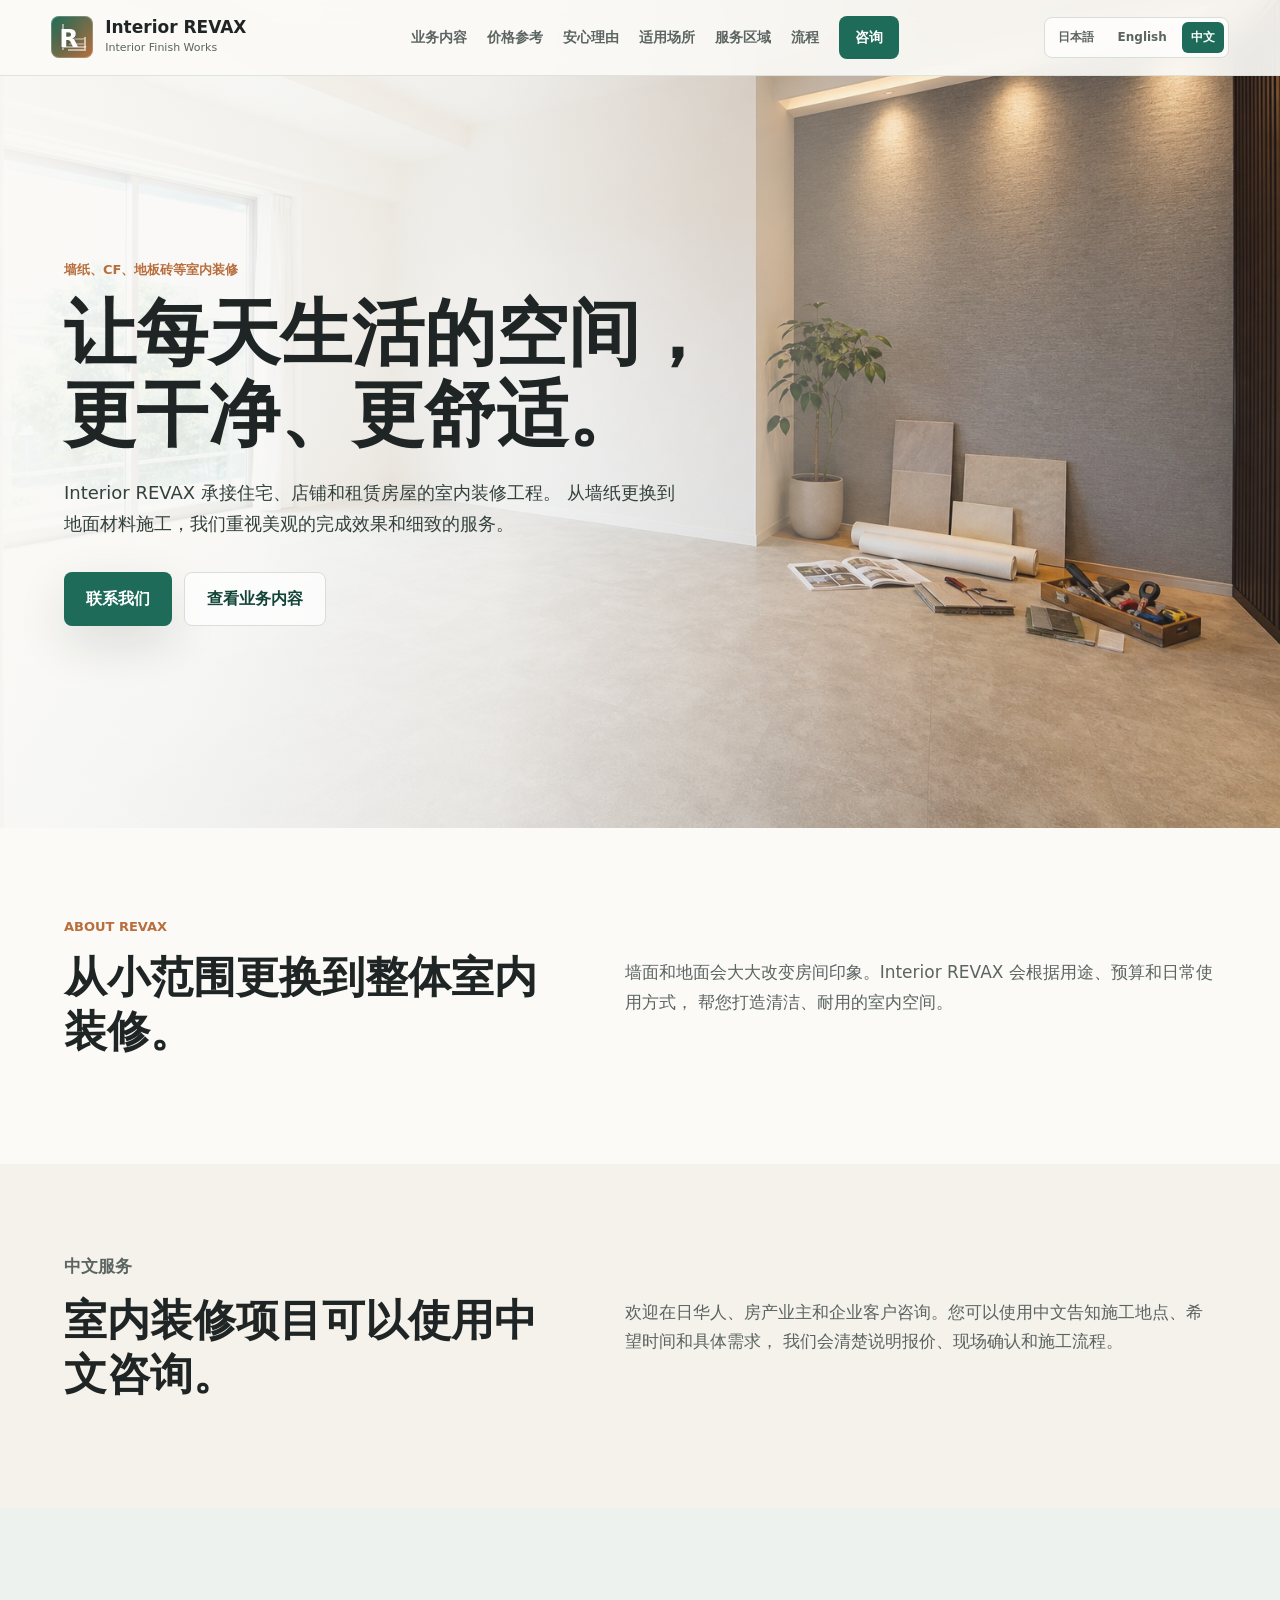
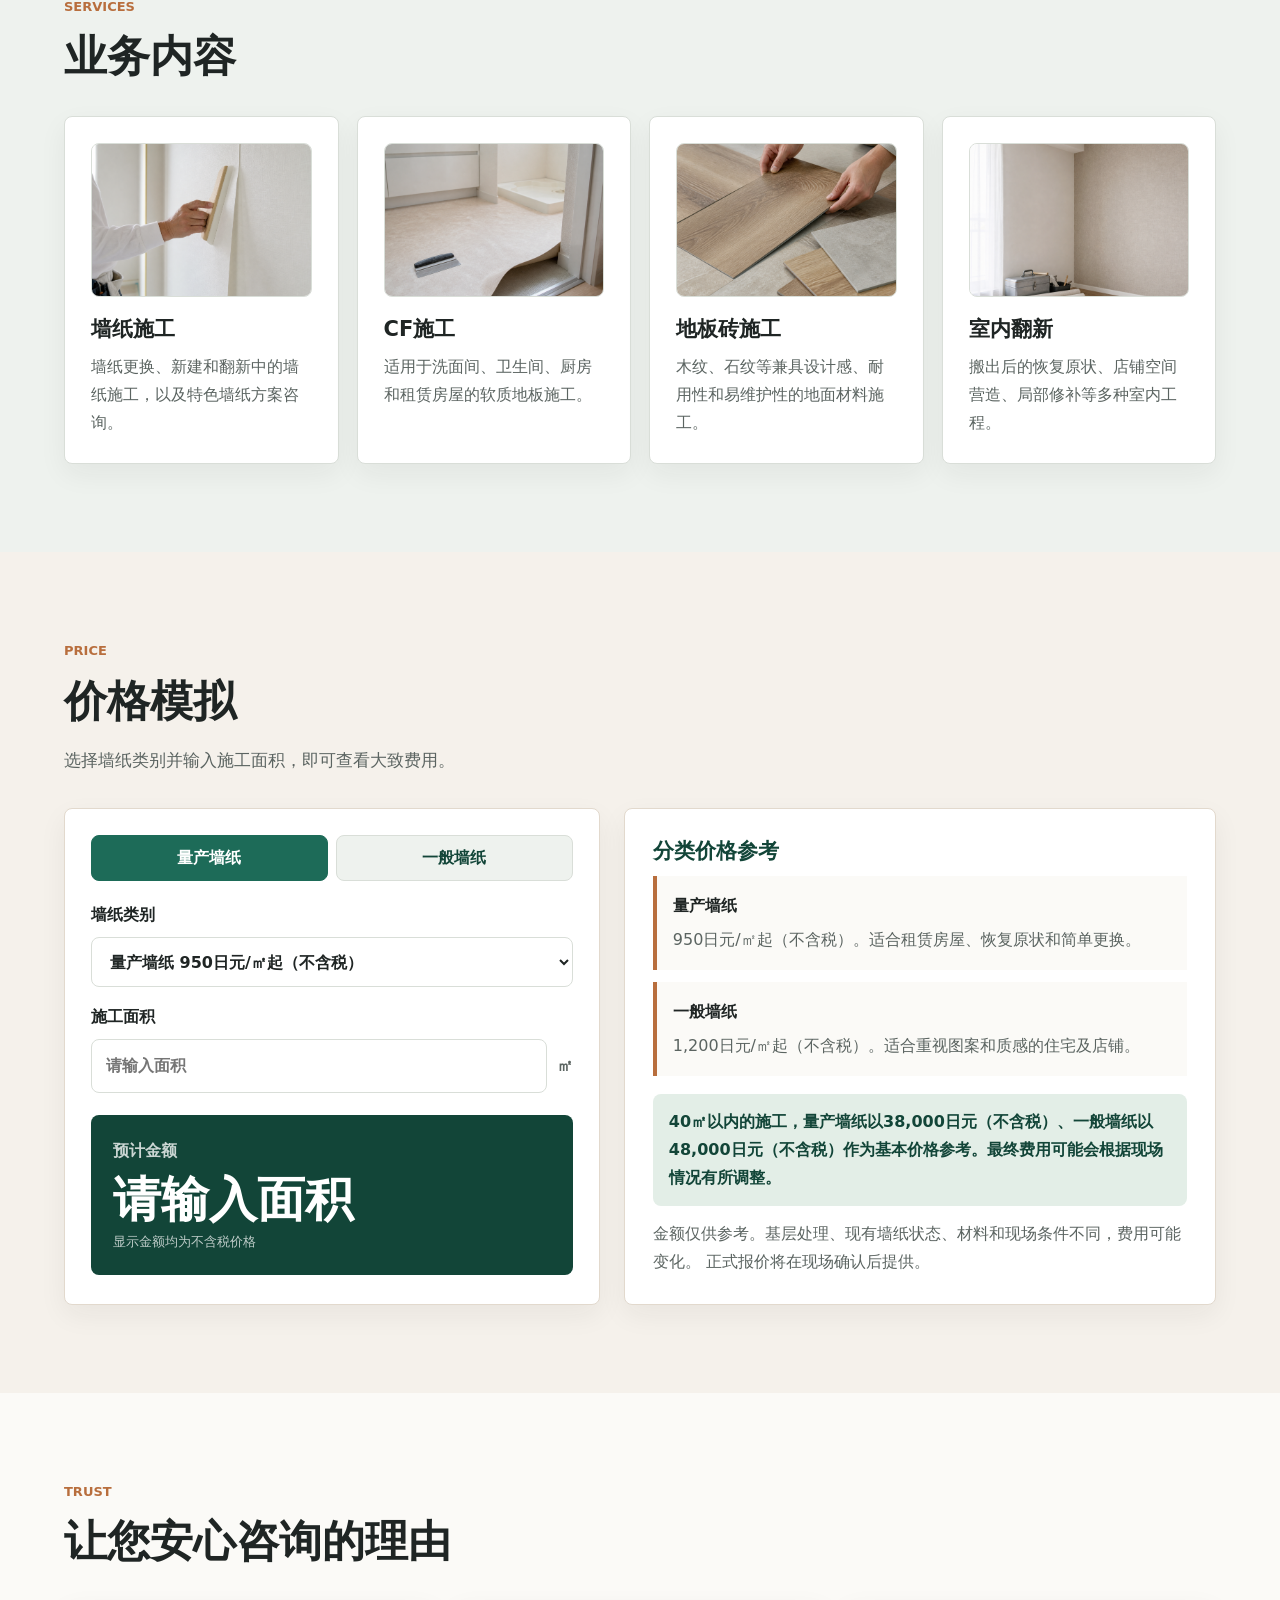
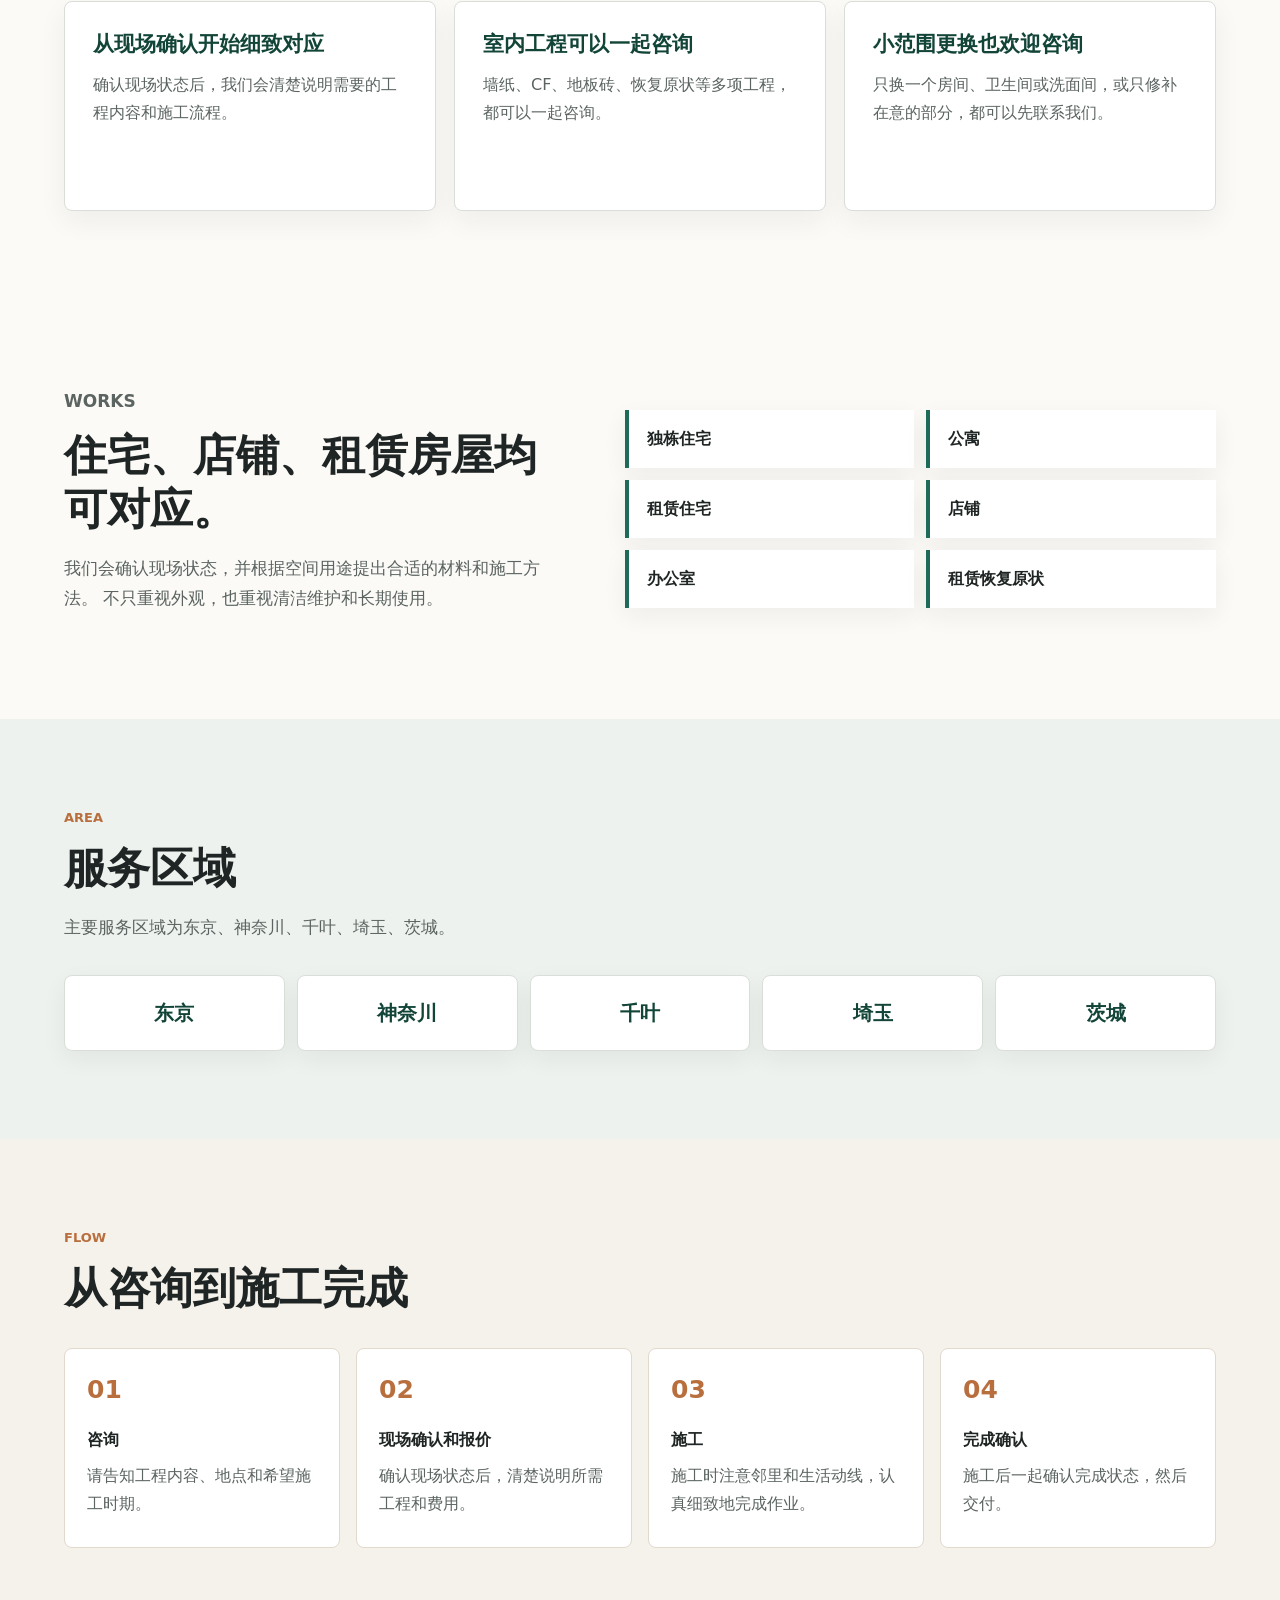
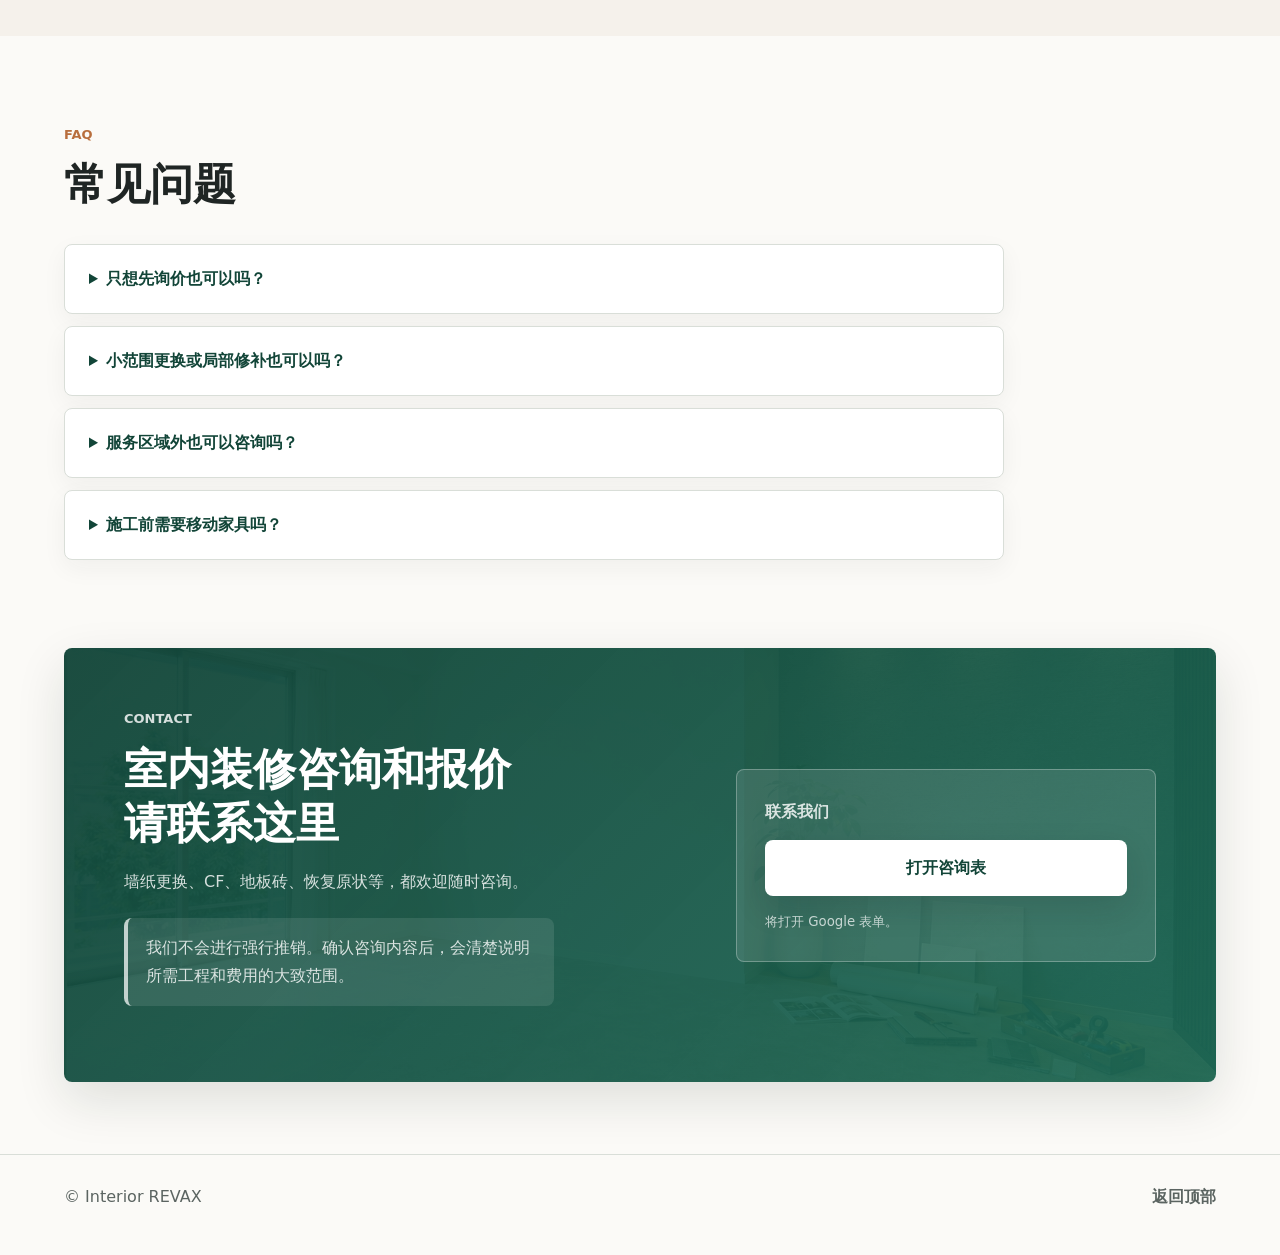
<file: zh.html>
<!doctype html>
<html lang="zh-Hans">
  <head>
    <meta charset="utf-8" />
    <meta name="viewport" content="width=device-width, initial-scale=1" />
    <title>东京中文室内装修｜墙纸、CF、地板砖施工 | Interior REVAX</title>
    <meta
      name="description"
      content="寻找东京可中文咨询的室内装修公司？Interior REVAX 在东京、神奈川、千叶、埼玉和茨城提供墙纸、CF、地板砖、室内翻新及租赁恢复原状服务。"
    />
    <meta name="robots" content="index, follow, max-image-preview:large" />
    <link rel="canonical" href="https://interior-revax.com/zh.html" />
    <link rel="alternate" hreflang="en" href="https://interior-revax.com/" />
    <link rel="alternate" hreflang="ja" href="https://interior-revax.com/ja.html" />
    <link rel="alternate" hreflang="zh-Hans" href="https://interior-revax.com/zh.html" />
    <link rel="alternate" hreflang="x-default" href="https://interior-revax.com/" />
    <meta property="og:type" content="website" />
    <meta property="og:site_name" content="Interior REVAX" />
    <meta property="og:title" content="东京中文室内装修 | Interior REVAX" />
    <meta property="og:description" content="支持中文咨询，提供墙纸、CF、地板砖、室内翻新及恢复原状服务。" />
    <meta property="og:url" content="https://interior-revax.com/zh.html" />
    <meta property="og:image" content="https://interior-revax.com/assets/revax-hero.png" />
    <meta property="og:locale" content="zh_CN" />
    <meta name="twitter:card" content="summary_large_image" />
    <link rel="stylesheet" href="styles.css?v=20260610-2" />
    <script type="application/ld+json">
      {
        "@context": "https://schema.org",
        "@type": ["Organization", "HomeAndConstructionBusiness"],
        "name": "Interior REVAX",
        "url": "https://interior-revax.com/zh.html",
        "email": "revax.int.works@gmail.com",
        "contactPoint": {
          "@type": "ContactPoint",
          "contactType": "客户服务",
          "email": "revax.int.works@gmail.com",
          "availableLanguage": ["Chinese", "Japanese", "English"]
        },
        "image": "https://interior-revax.com/assets/revax-hero.png",
        "description": "提供墙纸、CF、地板砖、室内翻新及恢复原状服务的室内装修公司。",
        "areaServed": ["东京", "神奈川", "千叶", "埼玉", "茨城"],
        "knowsLanguage": ["zh", "ja", "en"],
        "serviceType": ["墙纸施工", "CF施工", "地板砖施工", "室内翻新", "租赁恢复原状"]
      }
    </script>
  </head>
  <body>
    <header class="site-header">
      <a class="brand" href="#top" aria-label="Interior REVAX 首页">
        <span class="brand-mark" aria-hidden="true">
          <span class="brand-room"></span>
          <span class="brand-letter">R</span>
        </span>
        <span>
          <strong>Interior REVAX</strong>
          <small>Interior Finish Works</small>
        </span>
      </a>
      <nav class="nav" aria-label="主要菜单">
        <a href="#services">业务内容</a>
        <a href="#price">价格参考</a>
        <a href="#trust">安心理由</a>
        <a href="#works">适用场所</a>
        <a href="#area">服务区域</a>
        <a href="#flow">流程</a>
        <a class="nav-cta" href="#contact">咨询</a>
      </nav>
      <div class="lang-switch" aria-label="语言切换">
        <a href="ja.html" lang="ja">日本語</a>
        <a href="index.html" lang="en">English</a>
        <a class="active" href="zh.html" lang="zh-Hans" aria-current="page">中文</a>
      </div>
    </header>

    <main id="top">
      <section class="hero">
        <img class="hero-image" src="assets/revax-hero.png" alt="室内装修完成后的明亮整洁房间" width="1536" height="1024" fetchpriority="high" />
        <div class="hero-shade" aria-hidden="true"></div>
        <div class="hero-content">
          <p class="eyebrow">墙纸、CF、地板砖等室内装修</p>
          <h1>
            <span>让每天生活的空间，</span>
            <span>更干净、更舒适。</span>
          </h1>
          <p class="lead">
            Interior REVAX 承接住宅、店铺和租赁房屋的室内装修工程。
            从墙纸更换到地面材料施工，我们重视美观的完成效果和细致的服务。
          </p>
          <div class="hero-actions">
            <a class="button primary" href="#contact">联系我们</a>
            <a class="button secondary" href="#services">查看业务内容</a>
          </div>
        </div>
      </section>

      <section class="intro section">
        <div>
          <p class="section-label">About REVAX</p>
          <h2>从小范围更换到整体室内装修。</h2>
        </div>
        <p>
          墙面和地面会大大改变房间印象。Interior REVAX 会根据用途、预算和日常使用方式，
          帮您打造清洁、耐用的室内空间。
        </p>
      </section>

      <section class="section language-support">
        <div>
          <p class="section-label">中文服务</p>
          <h2>室内装修项目可以使用中文咨询。</h2>
        </div>
        <p>
          欢迎在日华人、房产业主和企业客户咨询。您可以使用中文告知施工地点、希望时间和具体需求，
          我们会清楚说明报价、现场确认和施工流程。
        </p>
      </section>

      <section id="services" class="section services">
        <div class="section-head">
          <p class="section-label">Services</p>
          <h2>业务内容</h2>
        </div>
        <div class="service-grid">
          <article class="service-card">
            <img class="service-photo" src="assets/service-wallpaper.png" alt="墙纸施工示意图" width="1254" height="1254" loading="lazy" decoding="async" />
            <h3>墙纸施工</h3>
            <p>墙纸更换、新建和翻新中的墙纸施工，以及特色墙纸方案咨询。</p>
          </article>
          <article class="service-card">
            <img class="service-photo" src="assets/service-cf.png" alt="CF施工示意图" width="1254" height="1254" loading="lazy" decoding="async" />
            <h3>CF施工</h3>
            <p>适用于洗面间、卫生间、厨房和租赁房屋的软质地板施工。</p>
          </article>
          <article class="service-card">
            <img class="service-photo" src="assets/service-floor-tile.png" alt="地板砖施工示意图" width="1254" height="1254" loading="lazy" decoding="async" />
            <h3>地板砖施工</h3>
            <p>木纹、石纹等兼具设计感、耐用性和易维护性的地面材料施工。</p>
          </article>
          <article class="service-card">
            <img class="service-photo" src="assets/service-renovation.png" alt="室内翻新示意图" width="1254" height="1254" loading="lazy" decoding="async" />
            <h3>室内翻新</h3>
            <p>搬出后的恢复原状、店铺空间营造、局部修补等多种室内工程。</p>
          </article>
        </div>
      </section>

      <section id="price" class="section price">
        <div class="section-head">
          <p class="section-label">Price</p>
          <h2>价格模拟</h2>
          <p>选择墙纸类别并输入施工面积，即可查看大致费用。</p>
        </div>
        <div class="price-layout">
          <div class="price-panel">
            <div class="price-tabs" role="tablist" aria-label="墙纸价格类别">
              <button class="price-tab active" type="button" data-price-type="mass" aria-pressed="true">量产墙纸</button>
              <button class="price-tab" type="button" data-price-type="general" aria-pressed="false">一般墙纸</button>
            </div>
            <div class="price-inputs">
              <label>
                墙纸类别
                <select id="wallpaper-type">
                  <option value="mass">量产墙纸 950日元/㎡起（不含税）</option>
                  <option value="general">一般墙纸 1,200日元/㎡起（不含税）</option>
                </select>
              </label>
              <label>
                施工面积
                <span class="area-input">
                  <input id="wallpaper-area" type="number" min="1" max="500" step="1" inputmode="numeric" placeholder="请输入面积" />
                  <span>㎡</span>
                </span>
              </label>
            </div>
            <div class="price-result" aria-live="polite">
              <span>预计金额</span>
              <strong id="price-total">请输入面积</strong>
              <small id="price-formula">显示金额均为不含税价格</small>
            </div>
          </div>
          <div class="price-guide">
            <h3>分类价格参考</h3>
            <dl>
              <div>
                <dt>量产墙纸</dt>
                <dd>950日元/㎡起（不含税）。适合租赁房屋、恢复原状和简单更换。</dd>
              </div>
              <div>
                <dt>一般墙纸</dt>
                <dd>1,200日元/㎡起（不含税）。适合重视图案和质感的住宅及店铺。</dd>
              </div>
            </dl>
            <p class="price-minimum">
              <strong>40㎡以内的施工，量产墙纸以38,000日元（不含税）、一般墙纸以48,000日元（不含税）作为基本价格参考。最终费用可能会根据现场情况有所调整。</strong>
            </p>
            <p>
              金额仅供参考。基层处理、现有墙纸状态、材料和现场条件不同，费用可能变化。
              正式报价将在现场确认后提供。
            </p>
          </div>
        </div>
      </section>

      <section id="trust" class="section trust">
        <div class="section-head">
          <p class="section-label">Trust</p>
          <h2>让您安心咨询的理由</h2>
        </div>
        <div class="trust-grid">
          <article>
            <strong>从现场确认开始细致对应</strong>
            <p>确认现场状态后，我们会清楚说明需要的工程内容和施工流程。</p>
          </article>
          <article>
            <strong>室内工程可以一起咨询</strong>
            <p>墙纸、CF、地板砖、恢复原状等多项工程，都可以一起咨询。</p>
          </article>
          <article>
            <strong>小范围更换也欢迎咨询</strong>
            <p>只换一个房间、卫生间或洗面间，或只修补在意的部分，都可以先联系我们。</p>
          </article>
        </div>
      </section>

      <section id="works" class="section split">
        <div>
          <p class="section-label">Works</p>
          <h2>住宅、店铺、租赁房屋均可对应。</h2>
          <p>
            我们会确认现场状态，并根据空间用途提出合适的材料和施工方法。
            不只重视外观，也重视清洁维护和长期使用。
          </p>
        </div>
        <div class="work-list" aria-label="适用场所">
          <span>独栋住宅</span>
          <span>公寓</span>
          <span>租赁住宅</span>
          <span>店铺</span>
          <span>办公室</span>
          <span>租赁恢复原状</span>
        </div>
      </section>

      <section id="area" class="section area">
        <div class="section-head">
          <p class="section-label">Area</p>
          <h2>服务区域</h2>
          <p>主要服务区域为东京、神奈川、千叶、埼玉、茨城。</p>
        </div>
        <div class="area-list" aria-label="服务区域">
          <span>东京</span>
          <span>神奈川</span>
          <span>千叶</span>
          <span>埼玉</span>
          <span>茨城</span>
        </div>
      </section>

      <section id="flow" class="section flow">
        <div class="section-head">
          <p class="section-label">Flow</p>
          <h2>从咨询到施工完成</h2>
        </div>
        <ol class="flow-list">
          <li>
            <strong>咨询</strong>
            <span>请告知工程内容、地点和希望施工时期。</span>
          </li>
          <li>
            <strong>现场确认和报价</strong>
            <span>确认现场状态后，清楚说明所需工程和费用。</span>
          </li>
          <li>
            <strong>施工</strong>
            <span>施工时注意邻里和生活动线，认真细致地完成作业。</span>
          </li>
          <li>
            <strong>完成确认</strong>
            <span>施工后一起确认完成状态，然后交付。</span>
          </li>
        </ol>
      </section>

      <section id="faq" class="section faq">
        <div class="section-head">
          <p class="section-label">FAQ</p>
          <h2>常见问题</h2>
        </div>
        <div class="faq-list">
          <details>
            <summary>只想先询价也可以吗？</summary>
            <p>可以。我们会确认工程内容和现场状态后，为您说明费用的大致范围。</p>
          </details>
          <details>
            <summary>小范围更换或局部修补也可以吗？</summary>
            <p>可以。一个房间、卫生间、洗面间或局部在意的地方都可以咨询。</p>
          </details>
          <details>
            <summary>服务区域外也可以咨询吗？</summary>
            <p>根据地点和工程内容，有时也可以对应。请先随时联系我们。</p>
          </details>
          <details>
            <summary>施工前需要移动家具吗？</summary>
            <p>会根据现场情况而定。现场确认时，我们会清楚说明需要提前准备的事项。</p>
          </details>
        </div>
      </section>

      <section id="contact" class="contact">
        <div>
          <p class="section-label">Contact</p>
          <h2>室内装修咨询和报价请联系这里</h2>
          <p>墙纸更换、CF、地板砖、恢复原状等，都欢迎随时咨询。</p>
          <p class="contact-reassurance">
            我们不会进行强行推销。确认咨询内容后，会清楚说明所需工程和费用的大致范围。
          </p>
        </div>
        <div class="contact-box">
          <p class="contact-note">联系我们</p>
          <a class="contact-form-button" href="https://docs.google.com/forms/d/e/1FAIpQLSfgqmHeMrctxpUGR3gStDhBBrvHXhcaA6Zsua9XciiHp-QqHA/viewform" target="_blank" rel="noopener">
            打开咨询表
          </a>
          <small>将打开 Google 表单。</small>
        </div>
      </section>
    </main>

    <footer class="footer">
      <p>&copy; Interior REVAX</p>
      <a href="#top">返回顶部</a>
    </footer>
    <script>
      const wallpaperRates = {
        mass: { label: "量产墙纸", rate: 950, minimum: 38000 },
        general: { label: "一般墙纸", rate: 1200, minimum: 48000 },
      };
      const typeSelect = document.querySelector("#wallpaper-type");
      const areaInput = document.querySelector("#wallpaper-area");
      const totalOutput = document.querySelector("#price-total");
      const formulaOutput = document.querySelector("#price-formula");
      const priceTabs = document.querySelectorAll(".price-tab");
      const formatYen = (value) => new Intl.NumberFormat("zh-CN").format(value) + "日元";
      function updatePrice(type = typeSelect.value) {
        const area = Math.max(Number(areaInput.value) || 0, 0);
        const item = wallpaperRates[type];
        typeSelect.value = type;
        if (!area) {
          totalOutput.textContent = "请输入面积";
          formulaOutput.textContent = "显示金额均为不含税价格";
        } else if (area <= 40) {
          totalOutput.textContent = formatYen(item.minimum) + "（不含税）";
          formulaOutput.textContent = item.label + "・40㎡以内统一价格";
        } else {
          totalOutput.textContent = formatYen(area * item.rate) + "起（不含税）";
          formulaOutput.textContent = area + "㎡ × " + formatYen(item.rate);
        }
        priceTabs.forEach((tab) => {
          const isActive = tab.dataset.priceType === type;
          tab.classList.toggle("active", isActive);
          tab.setAttribute("aria-pressed", String(isActive));
        });
      }
      priceTabs.forEach((tab) => tab.addEventListener("click", () => updatePrice(tab.dataset.priceType)));
      typeSelect.addEventListener("change", () => updatePrice(typeSelect.value));
      areaInput.addEventListener("input", () => updatePrice());
    </script>
  </body>
</html>
</file>
<file: styles.css>
:root {
  --ink: #1f2524;
  --muted: #5b6461;
  --paper: #fbfaf7;
  --soft: #eef2ee;
  --line: #d9ded8;
  --green: #1d6b58;
  --green-deep: #124538;
  --copper: #b86e3d;
  --white: #ffffff;
  --shadow: 0 18px 50px rgba(18, 31, 27, 0.12);
}

* {
  box-sizing: border-box;
}

html {
  scroll-behavior: smooth;
}

body {
  margin: 0;
  color: var(--ink);
  background: var(--paper);
  font-family: "Yu Gothic", "Hiragino Kaku Gothic ProN", Meiryo, system-ui, sans-serif;
  line-height: 1.75;
}

a {
  color: inherit;
  text-decoration: none;
}

.site-header {
  position: fixed;
  z-index: 20;
  top: 0;
  left: 0;
  right: 0;
  display: flex;
  align-items: center;
  justify-content: space-between;
  gap: 24px;
  padding: 16px clamp(18px, 4vw, 56px);
  background: rgba(251, 250, 247, 0.92);
  border-bottom: 1px solid rgba(217, 222, 216, 0.8);
  backdrop-filter: blur(14px);
}

.brand {
  display: inline-flex;
  align-items: center;
  gap: 12px;
  min-width: 215px;
}

.brand-mark {
  position: relative;
  display: block;
  width: 42px;
  height: 42px;
  border-radius: 8px;
  color: var(--white);
  background: linear-gradient(135deg, var(--green), var(--copper));
  box-shadow: inset 0 0 0 1px rgba(255, 255, 255, 0.22);
  overflow: hidden;
}

.brand-mark::before,
.brand-mark::after {
  content: "";
  position: absolute;
  background: rgba(255, 255, 255, 0.5);
}

.brand-mark::before {
  left: 11px;
  top: 8px;
  width: 2px;
  height: 26px;
}

.brand-mark::after {
  left: 13px;
  right: 7px;
  bottom: 10px;
  height: 2px;
  transform: skewX(-28deg);
  transform-origin: left center;
}

.brand-room {
  position: absolute;
  right: 7px;
  bottom: 7px;
  width: 18px;
  height: 14px;
  border-right: 2px solid rgba(255, 255, 255, 0.58);
  border-bottom: 2px solid rgba(255, 255, 255, 0.58);
}

.brand-room::before,
.brand-room::after {
  content: "";
  position: absolute;
  right: 0;
  height: 2px;
  background: rgba(255, 255, 255, 0.35);
  transform: skewX(-28deg);
}

.brand-room::before {
  bottom: 4px;
  width: 15px;
}

.brand-room::after {
  bottom: 9px;
  width: 11px;
}

.brand-letter {
  position: absolute;
  left: 8px;
  top: 2px;
  z-index: 1;
  color: var(--white);
  font-size: 25px;
  font-weight: 900;
  line-height: 42px;
  text-shadow: 0 2px 8px rgba(18, 31, 27, 0.28);
}

.brand strong,
.brand small {
  display: block;
}

.brand strong {
  font-size: 17px;
  line-height: 1.2;
}

.brand small {
  color: var(--muted);
  font-size: 11px;
  letter-spacing: 0;
}

.nav {
  display: flex;
  align-items: center;
  gap: 20px;
  color: var(--muted);
  font-size: 14px;
  font-weight: 700;
  white-space: nowrap;
}

.nav a {
  transition: color 0.2s ease;
}

.nav a:hover {
  color: var(--green);
}

.nav-cta {
  padding: 9px 16px;
  border-radius: 8px;
  color: var(--white) !important;
  background: var(--green);
}

.lang-switch {
  display: flex;
  align-items: center;
  gap: 6px;
  padding: 4px;
  border: 1px solid var(--line);
  border-radius: 8px;
  background: rgba(255, 255, 255, 0.72);
  color: var(--muted);
  font-size: 12px;
  font-weight: 800;
  white-space: nowrap;
}

.lang-switch a {
  display: inline-flex;
  align-items: center;
  min-height: 30px;
  padding: 5px 9px;
  border-radius: 6px;
}

.lang-switch a.active {
  color: var(--white);
  background: var(--green);
}

.hero {
  position: relative;
  min-height: 92vh;
  display: grid;
  align-items: center;
  overflow: hidden;
  padding: 128px clamp(20px, 5vw, 72px) 72px;
}

.hero-image,
.hero-shade {
  position: absolute;
  inset: 0;
  width: 100%;
  height: 100%;
}

.hero-image {
  object-fit: cover;
  object-position: center;
}

.hero-shade {
  background:
    linear-gradient(90deg, rgba(251, 250, 247, 0.96) 0%, rgba(251, 250, 247, 0.76) 39%, rgba(251, 250, 247, 0.08) 74%),
    linear-gradient(0deg, rgba(31, 37, 36, 0.14), rgba(31, 37, 36, 0));
}

.hero-content {
  position: relative;
  max-width: 720px;
}

.eyebrow,
.section-label {
  margin: 0 0 12px;
  color: var(--copper);
  font-size: 13px;
  font-weight: 800;
  letter-spacing: 0;
  text-transform: uppercase;
}

h1,
h2,
h3,
p {
  margin-top: 0;
}

h1 {
  max-width: 660px;
  margin-bottom: 22px;
  font-size: clamp(39px, 6vw, 72px);
  line-height: 1.12;
  letter-spacing: 0;
}

h1 span {
  display: block;
}

.ja-page h1,
.ja-hero-title {
  max-width: 760px;
  font-size: clamp(28px, 4.4vw, 52px);
}

.ja-page h1 span:first-child,
.ja-hero-first-line {
  white-space: nowrap;
}

h2 {
  margin-bottom: 18px;
  font-size: clamp(27px, 3.6vw, 43px);
  line-height: 1.25;
  letter-spacing: 0;
}

h3 {
  margin-bottom: 10px;
  font-size: 21px;
  line-height: 1.35;
}

.lead {
  max-width: 620px;
  color: #33403c;
  font-size: 18px;
}

.hero-actions {
  display: flex;
  flex-wrap: wrap;
  gap: 12px;
  margin-top: 32px;
}

.button {
  display: inline-flex;
  align-items: center;
  justify-content: center;
  min-height: 48px;
  padding: 12px 22px;
  border-radius: 8px;
  font-weight: 800;
}

.button.primary {
  color: var(--white);
  background: var(--green);
  box-shadow: var(--shadow);
}

.button.secondary {
  color: var(--green-deep);
  background: rgba(255, 255, 255, 0.74);
  border: 1px solid var(--line);
}

.section {
  padding: 88px clamp(20px, 5vw, 72px);
}

.intro,
.split,
.contact {
  display: grid;
  grid-template-columns: minmax(0, 0.9fr) minmax(0, 1.1fr);
  gap: clamp(28px, 6vw, 84px);
  align-items: center;
}

.intro p:last-child,
.split p,
.language-support p {
  color: var(--muted);
  font-size: 17px;
}

.language-support {
  display: grid;
  grid-template-columns: minmax(0, 0.9fr) minmax(0, 1.1fr);
  gap: clamp(28px, 6vw, 84px);
  align-items: center;
  background: #f5f1eb;
}

.section-head {
  max-width: 840px;
  margin-bottom: 32px;
}

.services {
  background: var(--soft);
}

.service-grid {
  display: grid;
  grid-template-columns: repeat(4, minmax(0, 1fr));
  gap: 18px;
}

.service-card {
  min-height: 250px;
  padding: 26px;
  border: 1px solid var(--line);
  border-radius: 8px;
  background: var(--white);
  box-shadow: 0 10px 28px rgba(31, 37, 36, 0.06);
}

.service-card p {
  color: var(--muted);
  margin-bottom: 0;
}

.service-photo {
  display: block;
  width: 100%;
  height: clamp(120px, 12vw, 165px);
  object-fit: cover;
  border-radius: 8px;
  margin-bottom: 18px;
  border: 1px solid var(--line);
}

.icon {
  display: grid;
  place-items: center;
  width: 44px;
  height: 44px;
  margin-bottom: 20px;
  border-radius: 8px;
  color: var(--green-deep);
  background: #e3eee7;
  font-weight: 900;
}

.trust {
  background: var(--paper);
}

.price {
  background: #f5f1eb;
}

.price .section-head p:last-child {
  color: var(--muted);
  font-size: 17px;
}

.price-layout {
  display: grid;
  grid-template-columns: minmax(0, 0.95fr) minmax(0, 1.05fr);
  gap: 24px;
  align-items: stretch;
}

.price-panel,
.price-guide {
  border: 1px solid #e2d9cd;
  border-radius: 8px;
  background: var(--white);
  box-shadow: 0 10px 28px rgba(31, 37, 36, 0.06);
}

.price-panel {
  padding: 26px;
}

.price-tabs {
  display: grid;
  grid-template-columns: repeat(2, minmax(0, 1fr));
  gap: 8px;
  margin-bottom: 20px;
}

.price-tab {
  min-height: 46px;
  border: 1px solid var(--line);
  border-radius: 8px;
  color: var(--green-deep);
  background: var(--soft);
  font: inherit;
  font-weight: 900;
  cursor: pointer;
}

.price-tab.active {
  color: var(--white);
  background: var(--green);
  border-color: var(--green);
}

.price-inputs {
  display: grid;
  gap: 16px;
}

.price-inputs label {
  display: grid;
  gap: 8px;
  color: var(--ink);
  font-weight: 800;
}

.price-inputs select,
.price-inputs input {
  width: 100%;
  min-height: 50px;
  border: 1px solid var(--line);
  border-radius: 8px;
  padding: 12px 14px;
  color: var(--ink);
  background: var(--white);
  font: inherit;
}

.area-input {
  display: grid;
  grid-template-columns: minmax(0, 1fr) auto;
  align-items: center;
  gap: 10px;
}

.area-input span {
  color: var(--muted);
  font-weight: 900;
}

.price-result {
  margin-top: 22px;
  padding: 22px;
  border-radius: 8px;
  color: var(--white);
  background: var(--green-deep);
}

.price-result span,
.price-result small {
  display: block;
}

.price-result span {
  color: rgba(255, 255, 255, 0.78);
  font-weight: 800;
}

.price-result strong {
  display: block;
  margin: 8px 0 4px;
  font-size: clamp(34px, 4vw, 48px);
  line-height: 1.1;
}

.price-result small {
  color: rgba(255, 255, 255, 0.72);
}

.price-guide {
  padding: 28px;
}

.price-guide h3 {
  color: var(--green-deep);
}

.price-guide dl {
  display: grid;
  gap: 12px;
  margin: 0 0 18px;
}

.price-guide dl div {
  padding: 16px;
  border-left: 4px solid var(--copper);
  background: var(--paper);
}

.price-guide dt {
  margin-bottom: 6px;
  font-weight: 900;
}

.price-guide dd {
  margin: 0;
  color: var(--muted);
}

.price-guide p {
  margin-bottom: 0;
  color: var(--muted);
}

.price-guide .price-minimum {
  margin-bottom: 14px;
  padding: 14px 16px;
  border-radius: 8px;
  color: var(--green-deep);
  background: #e3eee7;
}

.trust-grid {
  display: grid;
  grid-template-columns: repeat(3, minmax(0, 1fr));
  gap: 18px;
}

.trust-grid article {
  min-height: 210px;
  padding: 28px;
  border-radius: 8px;
  background: var(--white);
  border: 1px solid var(--line);
  box-shadow: 0 10px 28px rgba(31, 37, 36, 0.06);
}

.trust-grid strong {
  display: block;
  margin-bottom: 12px;
  color: var(--green-deep);
  font-size: 21px;
  line-height: 1.4;
}

.trust-grid p {
  margin-bottom: 0;
  color: var(--muted);
}

.work-list {
  display: grid;
  grid-template-columns: repeat(2, minmax(0, 1fr));
  gap: 12px;
}

.work-list span {
  min-height: 58px;
  display: flex;
  align-items: center;
  padding: 14px 18px;
  border-left: 4px solid var(--green);
  background: var(--white);
  box-shadow: 0 8px 24px rgba(31, 37, 36, 0.06);
  font-weight: 800;
}

.area {
  background: var(--soft);
}

.area .section-head p:last-child {
  color: var(--muted);
  font-size: 17px;
}

.area-list {
  display: grid;
  grid-template-columns: repeat(5, minmax(0, 1fr));
  gap: 12px;
}

.area-list span {
  display: grid;
  place-items: center;
  min-height: 76px;
  border-radius: 8px;
  color: var(--green-deep);
  background: var(--white);
  border: 1px solid var(--line);
  box-shadow: 0 8px 24px rgba(31, 37, 36, 0.06);
  font-size: 20px;
  font-weight: 900;
}

.flow {
  background: #f5f1eb;
}

.flow-list {
  display: grid;
  grid-template-columns: repeat(4, minmax(0, 1fr));
  gap: 16px;
  margin: 0;
  padding: 0;
  list-style: none;
  counter-reset: flow;
}

.flow-list li {
  position: relative;
  min-height: 200px;
  padding: 28px 22px 22px;
  border-radius: 8px;
  background: var(--white);
  border: 1px solid #e2d9cd;
}

.flow-list li::before {
  counter-increment: flow;
  content: "0" counter(flow);
  display: block;
  margin-bottom: 24px;
  color: var(--copper);
  font-size: 25px;
  font-weight: 900;
  line-height: 1;
}

.flow-list strong,
.flow-list span {
  display: block;
}

.flow-list span {
  margin-top: 8px;
  color: var(--muted);
}

.faq {
  background: var(--paper);
}

.faq-list {
  display: grid;
  gap: 12px;
  max-width: 940px;
}

.faq-list details {
  border: 1px solid var(--line);
  border-radius: 8px;
  background: var(--white);
  box-shadow: 0 8px 24px rgba(31, 37, 36, 0.05);
}

.faq-list summary {
  cursor: pointer;
  padding: 20px 24px;
  color: var(--green-deep);
  font-weight: 900;
}

.faq-list p {
  margin: 0;
  padding: 0 24px 22px;
  color: var(--muted);
}

.contact {
  margin: 0 clamp(20px, 5vw, 72px) 72px;
  padding: clamp(34px, 6vw, 60px);
  border-radius: 8px;
  color: var(--white);
  background:
    linear-gradient(135deg, rgba(18, 69, 56, 0.96), rgba(29, 107, 88, 0.92)),
    url("assets/revax-hero.png") center / cover;
  box-shadow: var(--shadow);
}

.contact .section-label,
.contact p {
  color: rgba(255, 255, 255, 0.82);
}

.contact h2 {
  color: var(--white);
}

.contact-reassurance {
  margin-top: 22px;
  padding: 16px 18px;
  border-left: 4px solid rgba(255, 255, 255, 0.7);
  background: rgba(255, 255, 255, 0.1);
  border-radius: 8px;
}

.contact-box {
  justify-self: end;
  width: min(100%, 420px);
  padding: 28px;
  border-radius: 8px;
  background: rgba(255, 255, 255, 0.12);
  border: 1px solid rgba(255, 255, 255, 0.28);
}

.contact-note,
.contact-box small {
  display: block;
}

.contact-note {
  margin-bottom: 14px;
  font-weight: 800;
}

.contact-box small {
  margin-top: 14px;
  color: rgba(255, 255, 255, 0.72);
}

.contact-form-button,
.form-submit {
  display: inline-flex;
  align-items: center;
  justify-content: center;
  width: 100%;
  min-height: 54px;
  padding: 14px 22px;
  border: 0;
  border-radius: 8px;
  color: var(--green-deep);
  background: var(--white);
  font: inherit;
  font-weight: 900;
  cursor: pointer;
  box-shadow: 0 12px 32px rgba(18, 31, 27, 0.14);
}

.form-section {
  background: var(--paper);
}

.inquiry-form {
  display: grid;
  grid-template-columns: repeat(2, minmax(0, 1fr));
  gap: 18px;
  max-width: 900px;
}

.inquiry-form label {
  display: grid;
  gap: 8px;
  color: var(--ink);
  font-weight: 800;
}

.inquiry-form input,
.inquiry-form select,
.inquiry-form textarea {
  width: 100%;
  border: 1px solid var(--line);
  border-radius: 8px;
  padding: 13px 14px;
  color: var(--ink);
  background: var(--white);
  font: inherit;
}

.inquiry-form textarea {
  resize: vertical;
}

.inquiry-form .full,
.form-submit {
  grid-column: 1 / -1;
}

.form-submit {
  color: var(--white);
  background: var(--green);
}

.footer {
  display: flex;
  justify-content: space-between;
  gap: 18px;
  padding: 28px clamp(20px, 5vw, 72px);
  color: var(--muted);
  border-top: 1px solid var(--line);
}

.footer a {
  font-weight: 800;
}

@media (max-width: 960px) {
  .site-header {
    position: static;
    align-items: flex-start;
    flex-direction: column;
  }

  .nav {
    width: 100%;
    overflow-x: auto;
    padding-bottom: 2px;
  }

  .lang-switch {
    align-self: flex-start;
  }

  .hero {
    min-height: 820px;
    padding-top: 70px;
    align-items: start;
  }

  .hero-shade {
    background:
      linear-gradient(180deg, rgba(251, 250, 247, 0.98) 0%, rgba(251, 250, 247, 0.84) 48%, rgba(251, 250, 247, 0.22) 100%),
      linear-gradient(0deg, rgba(31, 37, 36, 0.12), rgba(31, 37, 36, 0));
  }

  .intro,
  .split,
  .contact,
  .language-support,
  .price-layout {
    grid-template-columns: 1fr;
  }

  .service-grid,
  .trust-grid,
  .flow-list,
  .area-list {
    grid-template-columns: repeat(2, minmax(0, 1fr));
  }

  .contact-box {
    justify-self: stretch;
  }
}

@media (max-width: 640px) {
  .brand {
    min-width: 0;
  }

  .nav {
    gap: 12px;
    font-size: 13px;
  }

  .nav-cta {
    padding: 8px 12px;
  }

  .hero {
    min-height: 760px;
  }

  h1 {
    font-size: 32px;
  }

  .lead {
    font-size: 16px;
  }

  .hero-actions,
  .button {
    width: 100%;
  }

  .service-grid,
  .trust-grid,
  .flow-list,
  .work-list,
  .area-list,
  .inquiry-form {
    grid-template-columns: 1fr;
  }

  .service-photo {
    height: 145px;
  }

  .section {
    padding-top: 64px;
    padding-bottom: 64px;
  }

  .contact {
    margin-bottom: 48px;
    padding: 30px 20px;
  }

  .footer {
    flex-direction: column;
  }
}
</file>
